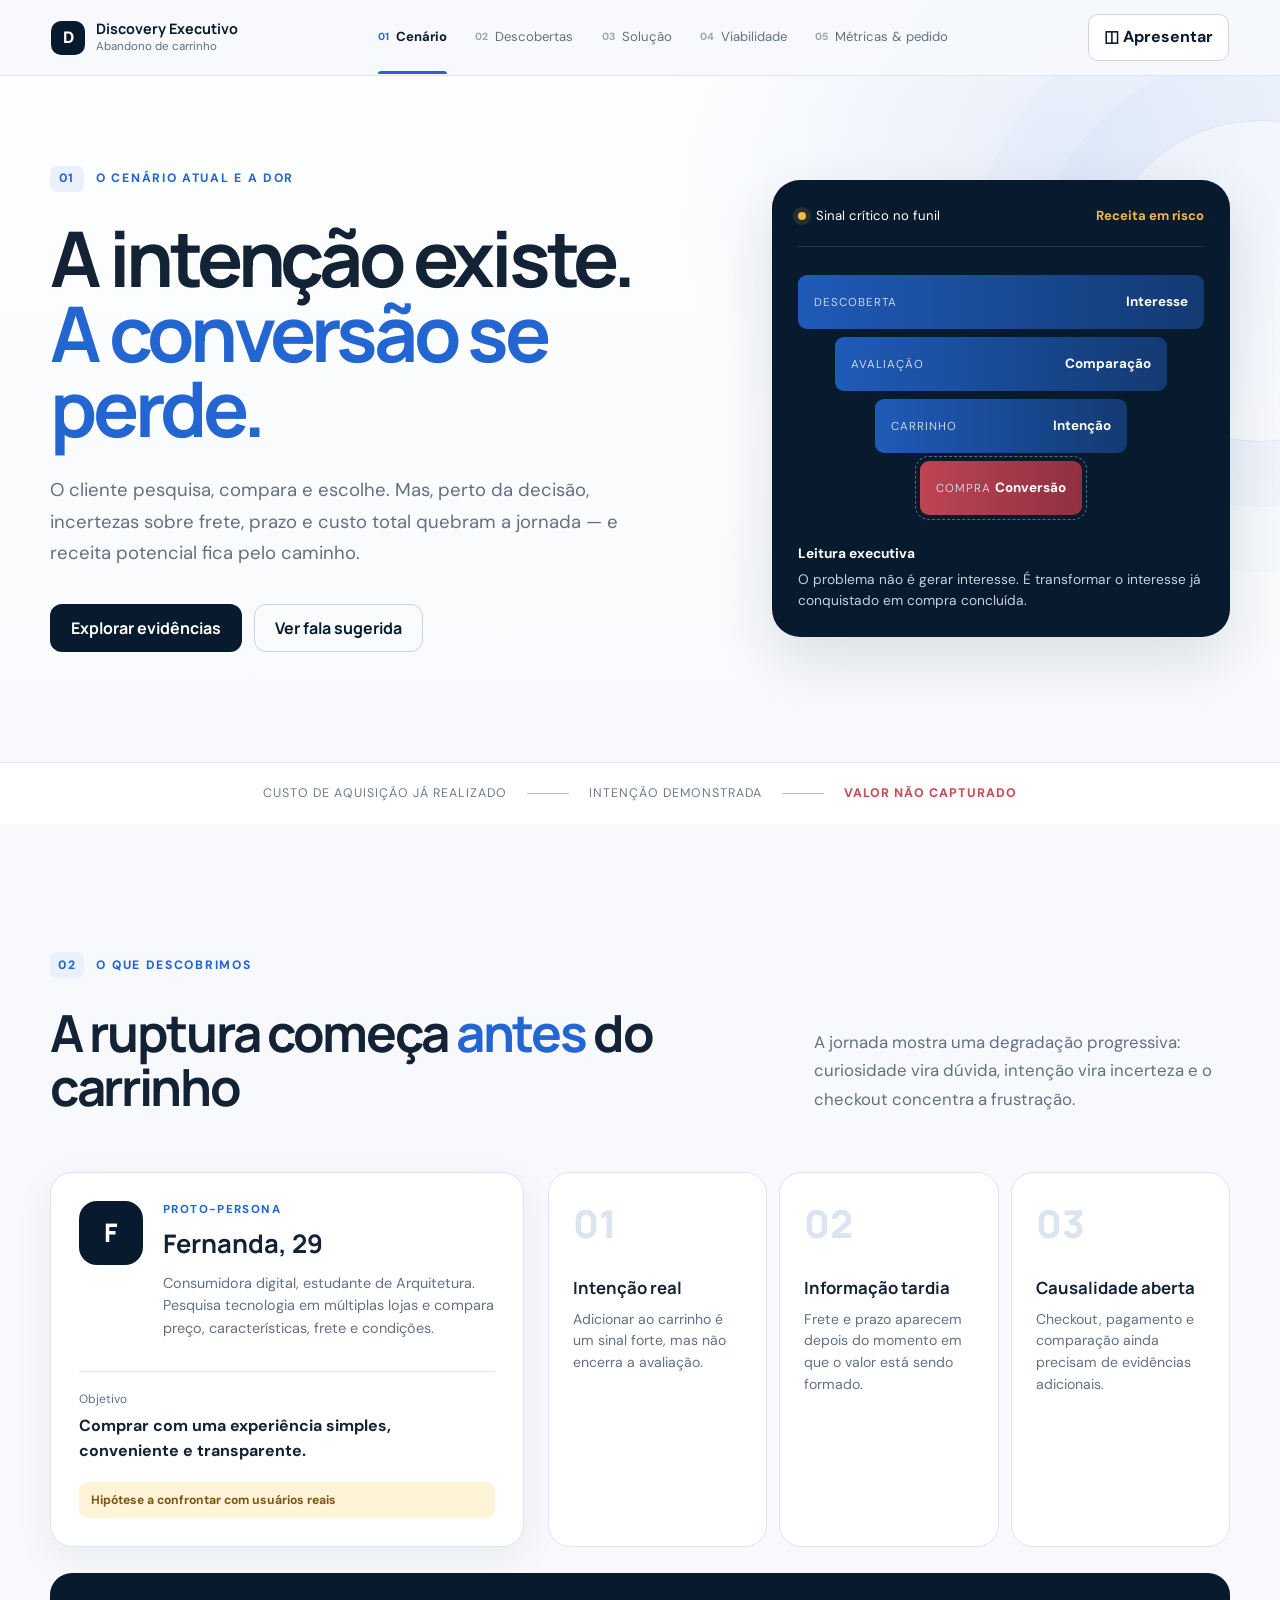
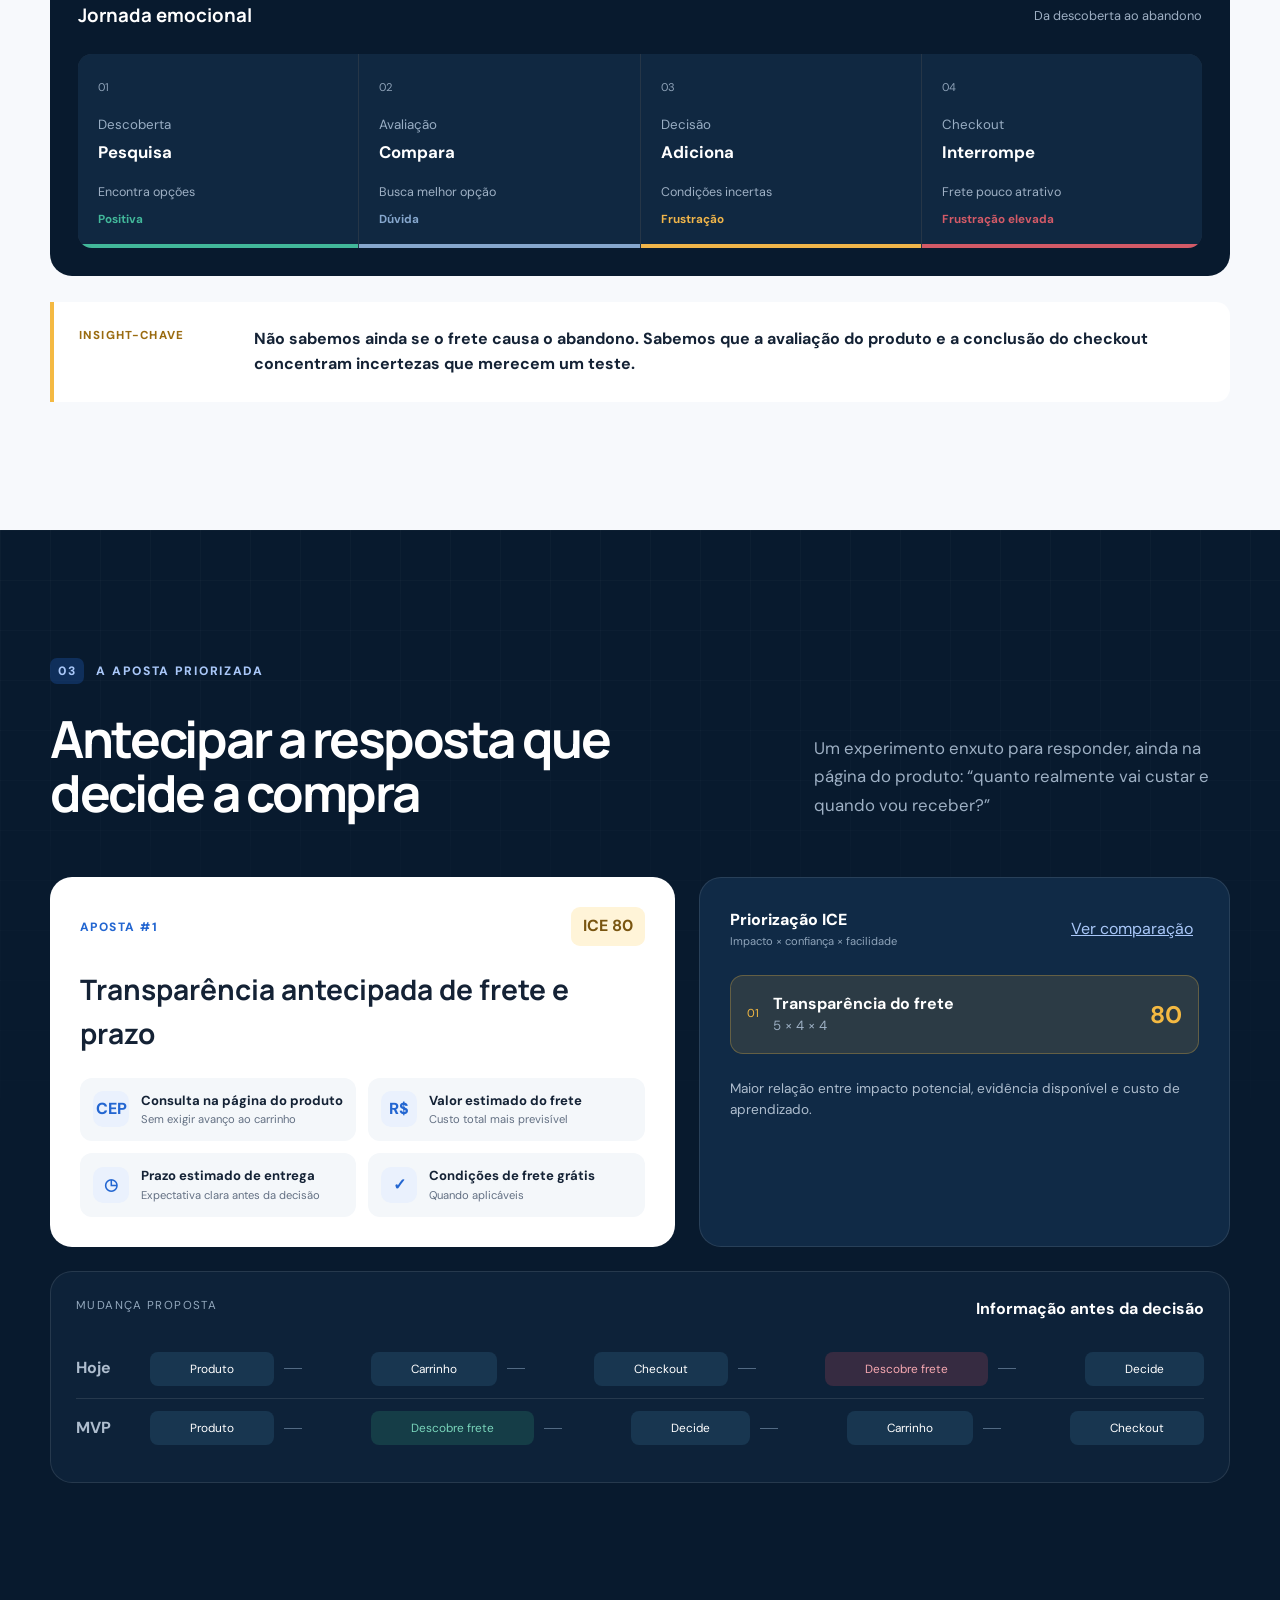
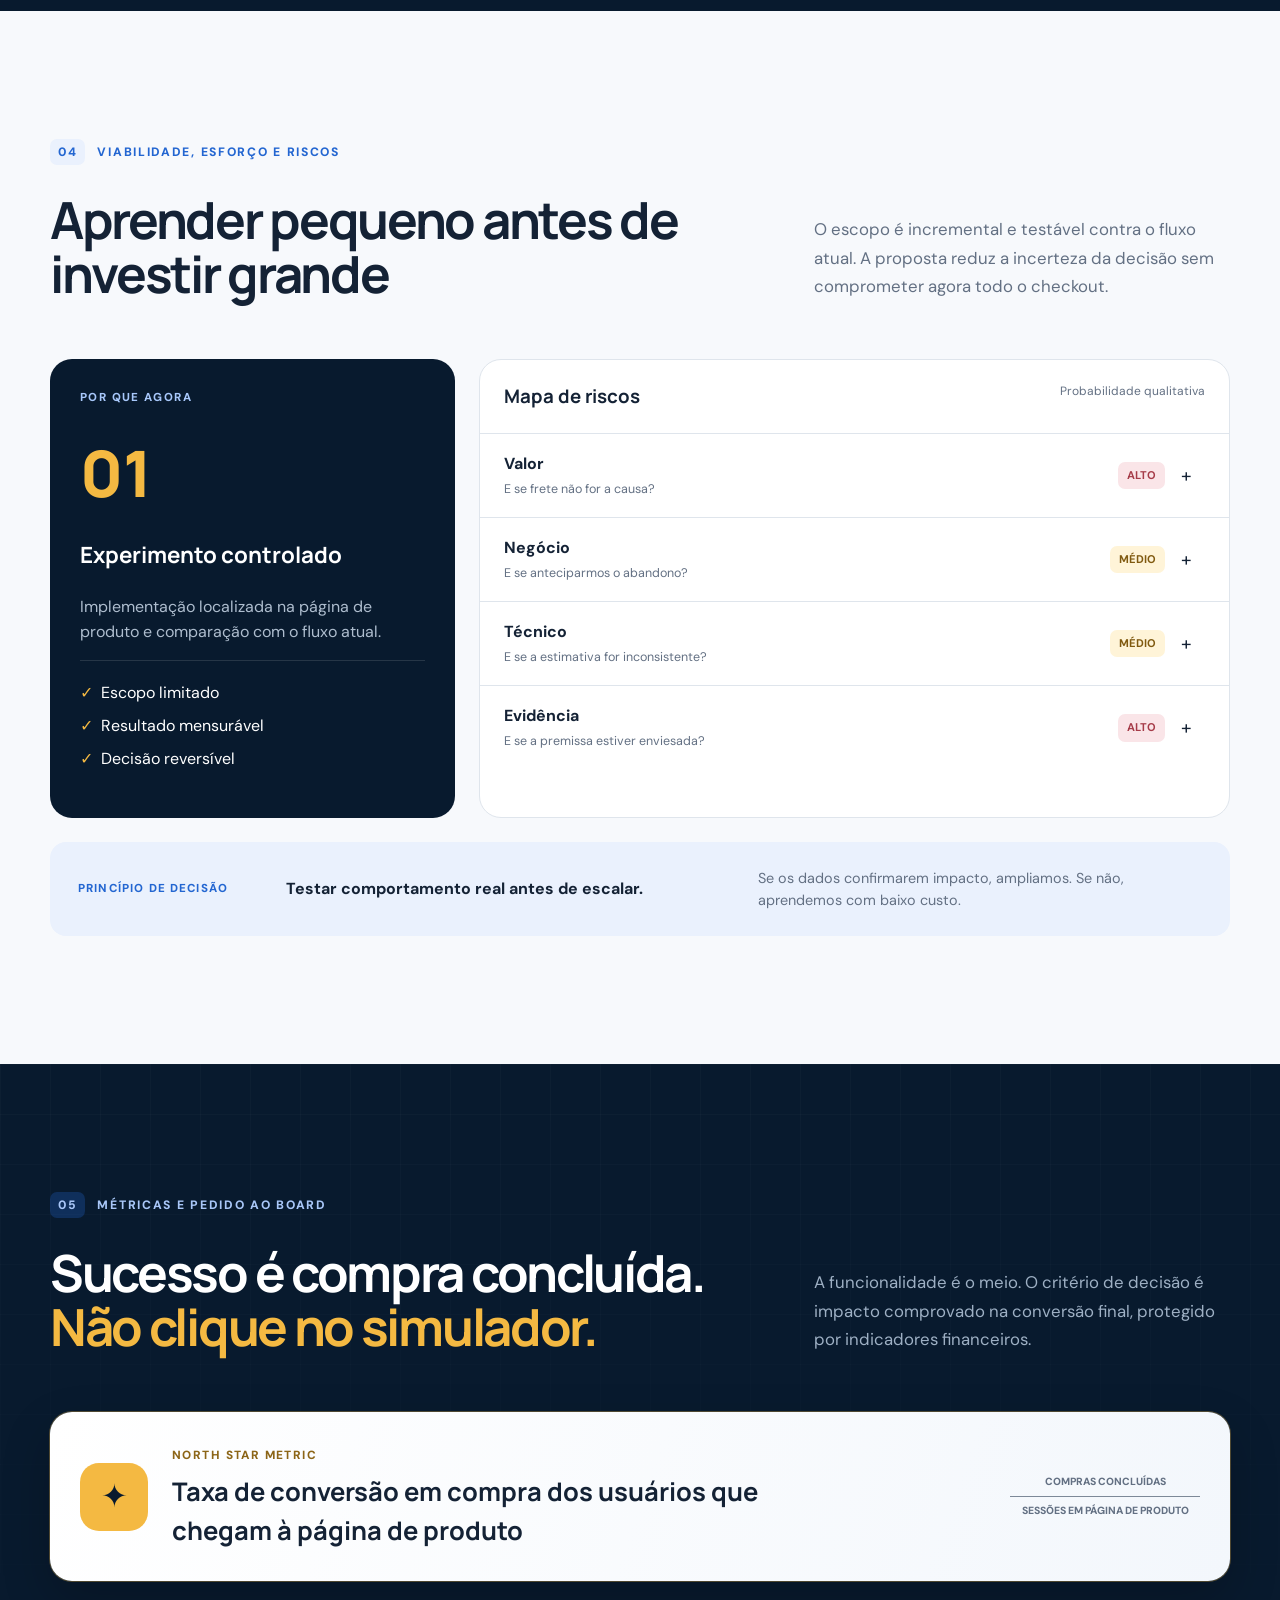
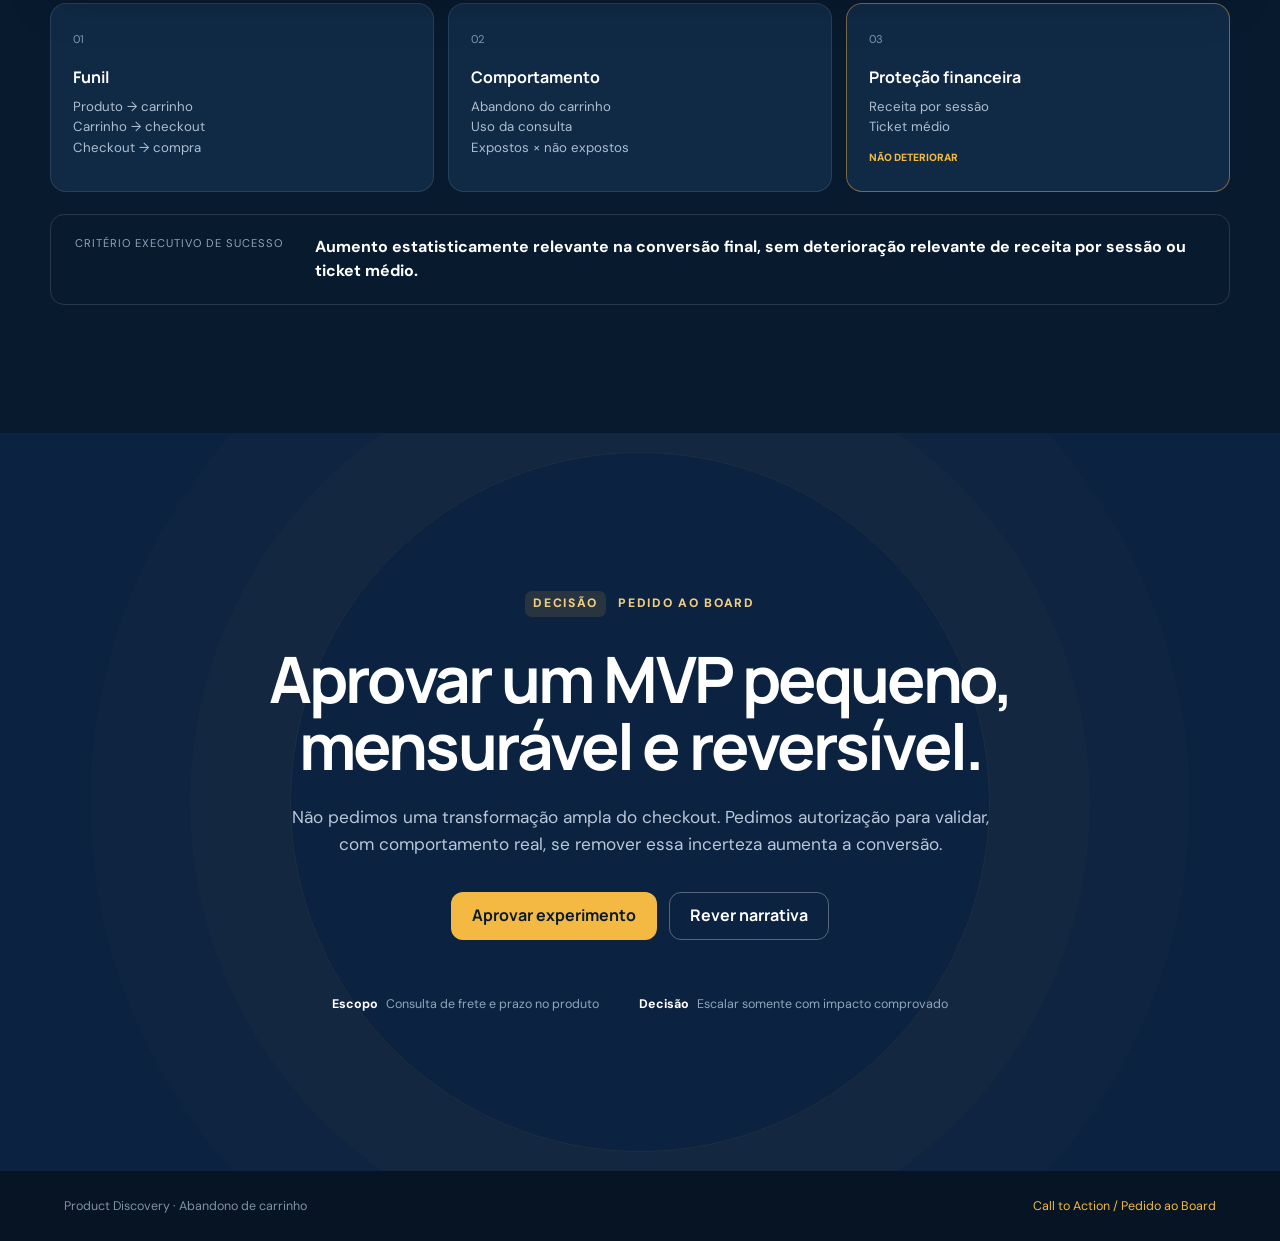
<file: index.html>
<!doctype html>
<html lang="pt-BR">
<head>
  <meta charset="utf-8">
  <meta name="viewport" content="width=device-width, initial-scale=1">
  <meta name="description" content="Pitch executivo de Product Discovery sobre abandono de carrinho no e-commerce.">
  <meta name="theme-color" content="#081a2e">
  <title>Discovery Executivo | Da intenção à conversão</title>
  <link rel="preconnect" href="https://fonts.googleapis.com">
  <link rel="preconnect" href="https://fonts.gstatic.com" crossorigin>
  <link href="https://fonts.googleapis.com/css2?family=DM+Sans:wght@400;500;600;700&family=Manrope:wght@500;600;700;800&display=swap" rel="stylesheet">
  <link rel="icon" type="image/svg+xml" href="data:image/svg+xml,%3Csvg xmlns='http://www.w3.org/2000/svg' viewBox='0 0 32 32'%3E%3Crect width='32' height='32' rx='8' fill='%23081a2e'/%3E%3Cpath d='M8 9h3l2 11h10l2-8H12' fill='none' stroke='%23f4b942' stroke-width='2.4' stroke-linecap='round' stroke-linejoin='round'/%3E%3Ccircle cx='15' cy='24' r='1.5' fill='white'/%3E%3Ccircle cx='22' cy='24' r='1.5' fill='white'/%3E%3C/svg%3E">
  <link rel="stylesheet" href="style.css">
</head>
<body>
  <a class="skip-link" href="#conteudo">Ir para o conteúdo</a>
  <header class="topbar" id="topo">
    <a class="brand" href="#cenario" aria-label="Ir para o início">
      <span class="brand-mark" aria-hidden="true">D</span>
      <span><strong>Discovery Executivo</strong><small>Abandono de carrinho</small></span>
    </a>
    <nav class="story-nav" aria-label="Navegação da apresentação">
      <a href="#cenario" data-section="cenario"><b>01</b><span>Cenário</span></a>
      <a href="#descobertas" data-section="descobertas"><b>02</b><span>Descobertas</span></a>
      <a href="#solucao" data-section="solucao"><b>03</b><span>Solução</span></a>
      <a href="#viabilidade" data-section="viabilidade"><b>04</b><span>Viabilidade</span></a>
      <a href="#metricas" data-section="metricas"><b>05</b><span>Métricas & pedido</span></a>
    </nav>
    <button class="present-button" type="button" id="presentButton" aria-label="Ativar modo apresentação">
      <span aria-hidden="true">◫</span> Apresentar
    </button>
    <div class="progress" aria-hidden="true"><span id="progressBar"></span></div>
  </header>

  <main id="conteudo">
    <section class="hero story-section" id="cenario" data-index="1">
      <div class="section-inner hero-grid">
        <div class="hero-copy reveal">
          <p class="eyebrow"><span>01</span> O cenário atual e a dor</p>
          <h1>A intenção existe.<br><em>A conversão se perde.</em></h1>
          <p class="lead">O cliente pesquisa, compara e escolhe. Mas, perto da decisão, incertezas sobre frete, prazo e custo total quebram a jornada — e receita potencial fica pelo caminho.</p>
          <div class="hero-actions">
            <a class="button primary" href="#descobertas">Explorar evidências</a>
            <button class="button ghost" type="button" data-open-notes="cenario">Ver fala sugerida</button>
          </div>
        </div>
        <div class="signal-panel reveal" aria-label="Resumo do problema">
          <div class="signal-heading">
            <span class="signal-dot"></span>
            <span>Sinal crítico no funil</span>
            <strong>Receita em risco</strong>
          </div>
          <div class="funnel" aria-label="Funil da jornada atual">
            <div style="--w:100%"><span>Descoberta</span><b>Interesse</b></div>
            <div style="--w:82%"><span>Avaliação</span><b>Comparação</b></div>
            <div style="--w:62%"><span>Carrinho</span><b>Intenção</b></div>
            <div class="funnel-break" style="--w:40%"><span>Compra</span><b>Conversão</b></div>
          </div>
          <p class="signal-note"><strong>Leitura executiva</strong> O problema não é gerar interesse. É transformar o interesse já conquistado em compra concluída.</p>
        </div>
      </div>
      <div class="impact-strip">
        <span>Custo de aquisição já realizado</span><i></i><span>Intenção demonstrada</span><i></i><span class="warning">Valor não capturado</span>
      </div>
    </section>

    <section class="story-section discoveries" id="descobertas" data-index="2">
      <div class="section-inner">
        <div class="section-heading reveal">
          <div><p class="eyebrow"><span>02</span> O que descobrimos</p><h2>A ruptura começa <em>antes</em> do carrinho</h2></div>
          <p>A jornada mostra uma degradação progressiva: curiosidade vira dúvida, intenção vira incerteza e o checkout concentra a frustração.</p>
        </div>

        <div class="persona-layout">
          <article class="persona-card reveal">
            <div class="persona-monogram" aria-hidden="true">F</div>
            <div><span class="card-label">Proto-persona</span><h3>Fernanda, 29</h3><p>Consumidora digital, estudante de Arquitetura. Pesquisa tecnologia em múltiplas lojas e compara preço, características, frete e condições.</p></div>
            <div class="persona-goal"><span>Objetivo</span><strong>Comprar com uma experiência simples, conveniente e transparente.</strong></div>
            <p class="evidence-tag">Hipótese a confrontar com usuários reais</p>
          </article>
          <div class="insight-grid reveal">
            <article><span class="insight-number">01</span><h3>Intenção real</h3><p>Adicionar ao carrinho é um sinal forte, mas não encerra a avaliação.</p></article>
            <article><span class="insight-number">02</span><h3>Informação tardia</h3><p>Frete e prazo aparecem depois do momento em que o valor está sendo formado.</p></article>
            <article><span class="insight-number">03</span><h3>Causalidade aberta</h3><p>Checkout, pagamento e comparação ainda precisam de evidências adicionais.</p></article>
          </div>
        </div>

        <div class="journey reveal" aria-label="Jornada consolidada da persona">
          <div class="journey-head"><h3>Jornada emocional</h3><span>Da descoberta ao abandono</span></div>
          <div class="journey-track">
            <article class="positive"><span>01</span><small>Descoberta</small><strong>Pesquisa</strong><p>Encontra opções</p><b>Positiva</b></article>
            <article class="neutral"><span>02</span><small>Avaliação</small><strong>Compara</strong><p>Busca melhor opção</p><b>Dúvida</b></article>
            <article class="concern"><span>03</span><small>Decisão</small><strong>Adiciona</strong><p>Condições incertas</p><b>Frustração</b></article>
            <article class="critical"><span>04</span><small>Checkout</small><strong>Interrompe</strong><p>Frete pouco atrativo</p><b>Frustração elevada</b></article>
          </div>
        </div>
        <div class="executive-insight reveal"><span>Insight-chave</span><strong>Não sabemos ainda se o frete causa o abandono. Sabemos que a avaliação do produto e a conclusão do checkout concentram incertezas que merecem um teste.</strong></div>
      </div>
    </section>

    <section class="story-section solution" id="solucao" data-index="3">
      <div class="section-inner">
        <div class="section-heading light reveal">
          <div><p class="eyebrow"><span>03</span> A aposta priorizada</p><h2>Antecipar a resposta que decide a compra</h2></div>
          <p>Um experimento enxuto para responder, ainda na página do produto: “quanto realmente vai custar e quando vou receber?”</p>
        </div>

        <div class="bet-layout">
          <article class="mvp-card reveal">
            <div class="mvp-top"><span>Aposta #1</span><strong>ICE 80</strong></div>
            <h3>Transparência antecipada de frete e prazo</h3>
            <ul class="feature-list">
              <li><span>CEP</span><div><strong>Consulta na página do produto</strong><small>Sem exigir avanço ao carrinho</small></div></li>
              <li><span>R$</span><div><strong>Valor estimado do frete</strong><small>Custo total mais previsível</small></div></li>
              <li><span>◷</span><div><strong>Prazo estimado de entrega</strong><small>Expectativa clara antes da decisão</small></div></li>
              <li><span>✓</span><div><strong>Condições de frete grátis</strong><small>Quando aplicáveis</small></div></li>
            </ul>
          </article>
          <div class="priority-board reveal">
            <div class="priority-head"><div><span>Priorização ICE</span><small>Impacto × confiança × facilidade</small></div><button type="button" id="toggleScores" aria-expanded="false">Ver comparação</button></div>
            <div class="winner"><span>01</span><div><strong>Transparência do frete</strong><small>5 × 4 × 4</small></div><b>80</b></div>
            <div class="score-list" id="scoreList" hidden>
              <div><span>Transparência do custo total</span><b>36</b></div>
              <div><span>Fricções no checkout</span><b>30</b></div>
              <div><span>Comparação de produtos</span><b>27</b></div>
              <div><span>Condições comerciais</span><b>24</b></div>
              <div><span>Continuidade da compra</span><b>24</b></div>
              <div><span>Salvar para depois</span><b>16</b></div>
            </div>
            <p>Maior relação entre impacto potencial, evidência disponível e custo de aprendizado.</p>
          </div>
        </div>

        <div class="flow-compare reveal">
          <div class="flow-label"><span>Mudança proposta</span><strong>Informação antes da decisão</strong></div>
          <div class="flow-row today"><b>Hoje</b><span>Produto</span><i></i><span>Carrinho</span><i></i><span>Checkout</span><i></i><span class="late">Descobre frete</span><i></i><span>Decide</span></div>
          <div class="flow-row tomorrow"><b>MVP</b><span>Produto</span><i></i><span class="early">Descobre frete</span><i></i><span>Decide</span><i></i><span>Carrinho</span><i></i><span>Checkout</span></div>
        </div>
      </div>
    </section>

    <section class="story-section feasibility" id="viabilidade" data-index="4">
      <div class="section-inner">
        <div class="section-heading reveal">
          <div><p class="eyebrow"><span>04</span> Viabilidade, esforço e riscos</p><h2>Aprender pequeno antes de investir grande</h2></div>
          <p>O escopo é incremental e testável contra o fluxo atual. A proposta reduz a incerteza da decisão sem comprometer agora todo o checkout.</p>
        </div>
        <div class="feasibility-grid reveal">
          <article class="why-card"><span class="card-label">Por que agora</span><div class="big-number">01</div><h3>Experimento controlado</h3><p>Implementação localizada na página de produto e comparação com o fluxo atual.</p><ul><li>Escopo limitado</li><li>Resultado mensurável</li><li>Decisão reversível</li></ul></article>
          <div class="risk-panel">
            <div class="risk-title"><h3>Mapa de riscos</h3><span>Probabilidade qualitativa</span></div>
            <button class="risk-row high" type="button" aria-expanded="false"><span><b>Valor</b><small>E se frete não for a causa?</small></span><strong>Alto</strong><i>+</i><em>A conversão pode não reagir porque preço, cadastro ou intenção pesam mais.</em></button>
            <button class="risk-row medium" type="button" aria-expanded="false"><span><b>Negócio</b><small>E se anteciparmos o abandono?</small></span><strong>Médio</strong><i>+</i><em>Expor um frete pouco competitivo mais cedo pode deslocar, e não reduzir, a desistência.</em></button>
            <button class="risk-row medium" type="button" aria-expanded="false"><span><b>Técnico</b><small>E se a estimativa for inconsistente?</small></span><strong>Médio</strong><i>+</i><em>Valores ou prazos imprecisos podem comprometer confiança e experiência.</em></button>
            <button class="risk-row high" type="button" aria-expanded="false"><span><b>Evidência</b><small>E se a premissa estiver enviesada?</small></span><strong>Alto</strong><i>+</i><em>A proto-persona e a jornada orientam a investigação; não são prova conclusiva.</em></button>
          </div>
        </div>
        <div class="guardrail reveal"><span>Princípio de decisão</span><strong>Testar comportamento real antes de escalar.</strong><p>Se os dados confirmarem impacto, ampliamos. Se não, aprendemos com baixo custo.</p></div>
      </div>
    </section>

    <section class="story-section metrics" id="metricas" data-index="5">
      <div class="section-inner">
        <div class="section-heading light reveal">
          <div><p class="eyebrow"><span>05</span> Métricas e pedido ao Board</p><h2>Sucesso é compra concluída.<br><em>Não clique no simulador.</em></h2></div>
          <p>A funcionalidade é o meio. O critério de decisão é impacto comprovado na conversão final, protegido por indicadores financeiros.</p>
        </div>
        <article class="north-star reveal">
          <div class="star-icon" aria-hidden="true">✦</div>
          <div><span>North Star Metric</span><h3>Taxa de conversão em compra dos usuários que chegam à página de produto</h3></div>
          <div class="metric-formula"><span>Compras concluídas</span><i></i><span>Sessões em página de produto</span></div>
        </article>
        <div class="kpi-grid reveal">
          <article><span>01</span><h3>Funil</h3><p>Produto → carrinho<br>Carrinho → checkout<br>Checkout → compra</p></article>
          <article><span>02</span><h3>Comportamento</h3><p>Abandono do carrinho<br>Uso da consulta<br>Expostos × não expostos</p></article>
          <article class="protection"><span>03</span><h3>Proteção financeira</h3><p>Receita por sessão<br>Ticket médio</p><small>Não deteriorar</small></article>
        </div>
        <div class="success-rule reveal"><span>Critério executivo de sucesso</span><strong>Aumento estatisticamente relevante na conversão final, sem deterioração relevante de receita por sessão ou ticket médio.</strong></div>
      </div>
    </section>

    <section class="board-ask" id="pedido">
      <div class="ask-orbit" aria-hidden="true"></div>
      <div class="section-inner reveal">
        <p class="eyebrow"><span>DECISÃO</span> Pedido ao Board</p>
        <h2>Aprovar um MVP pequeno,<br>mensurável e reversível.</h2>
        <p>Não pedimos uma transformação ampla do checkout. Pedimos autorização para validar, com comportamento real, se remover essa incerteza aumenta a conversão.</p>
        <div class="ask-actions"><button class="button accent" type="button" id="decisionButton">Aprovar experimento</button><a class="button outline-light" href="#cenario">Rever narrativa</a></div>
        <div class="ask-terms"><span><b>Escopo</b> Consulta de frete e prazo no produto</span><span><b>Decisão</b> Escalar somente com impacto comprovado</span></div>
      </div>
    </section>
  </main>

  <footer><span>Product Discovery · Abandono de carrinho</span><a href="#pedido">Call to Action / Pedido ao Board</a></footer>

  <dialog class="notes-dialog" id="notesDialog">
    <div class="dialog-top"><span>Fala sugerida · Bloco <b id="noteNumber">1</b></span><button type="button" id="closeNotes" aria-label="Fechar">×</button></div>
    <div class="dialog-body"><p id="noteText"></p></div>
  </dialog>
  <div class="decision-toast" id="decisionToast" role="status" aria-live="polite"><span>✓</span><div><strong>Decisão registrada</strong><small>Próximo passo: preparar o desenho do experimento.</small></div></div>
  <script src="script.js"></script>
</body>
</html>
</file>
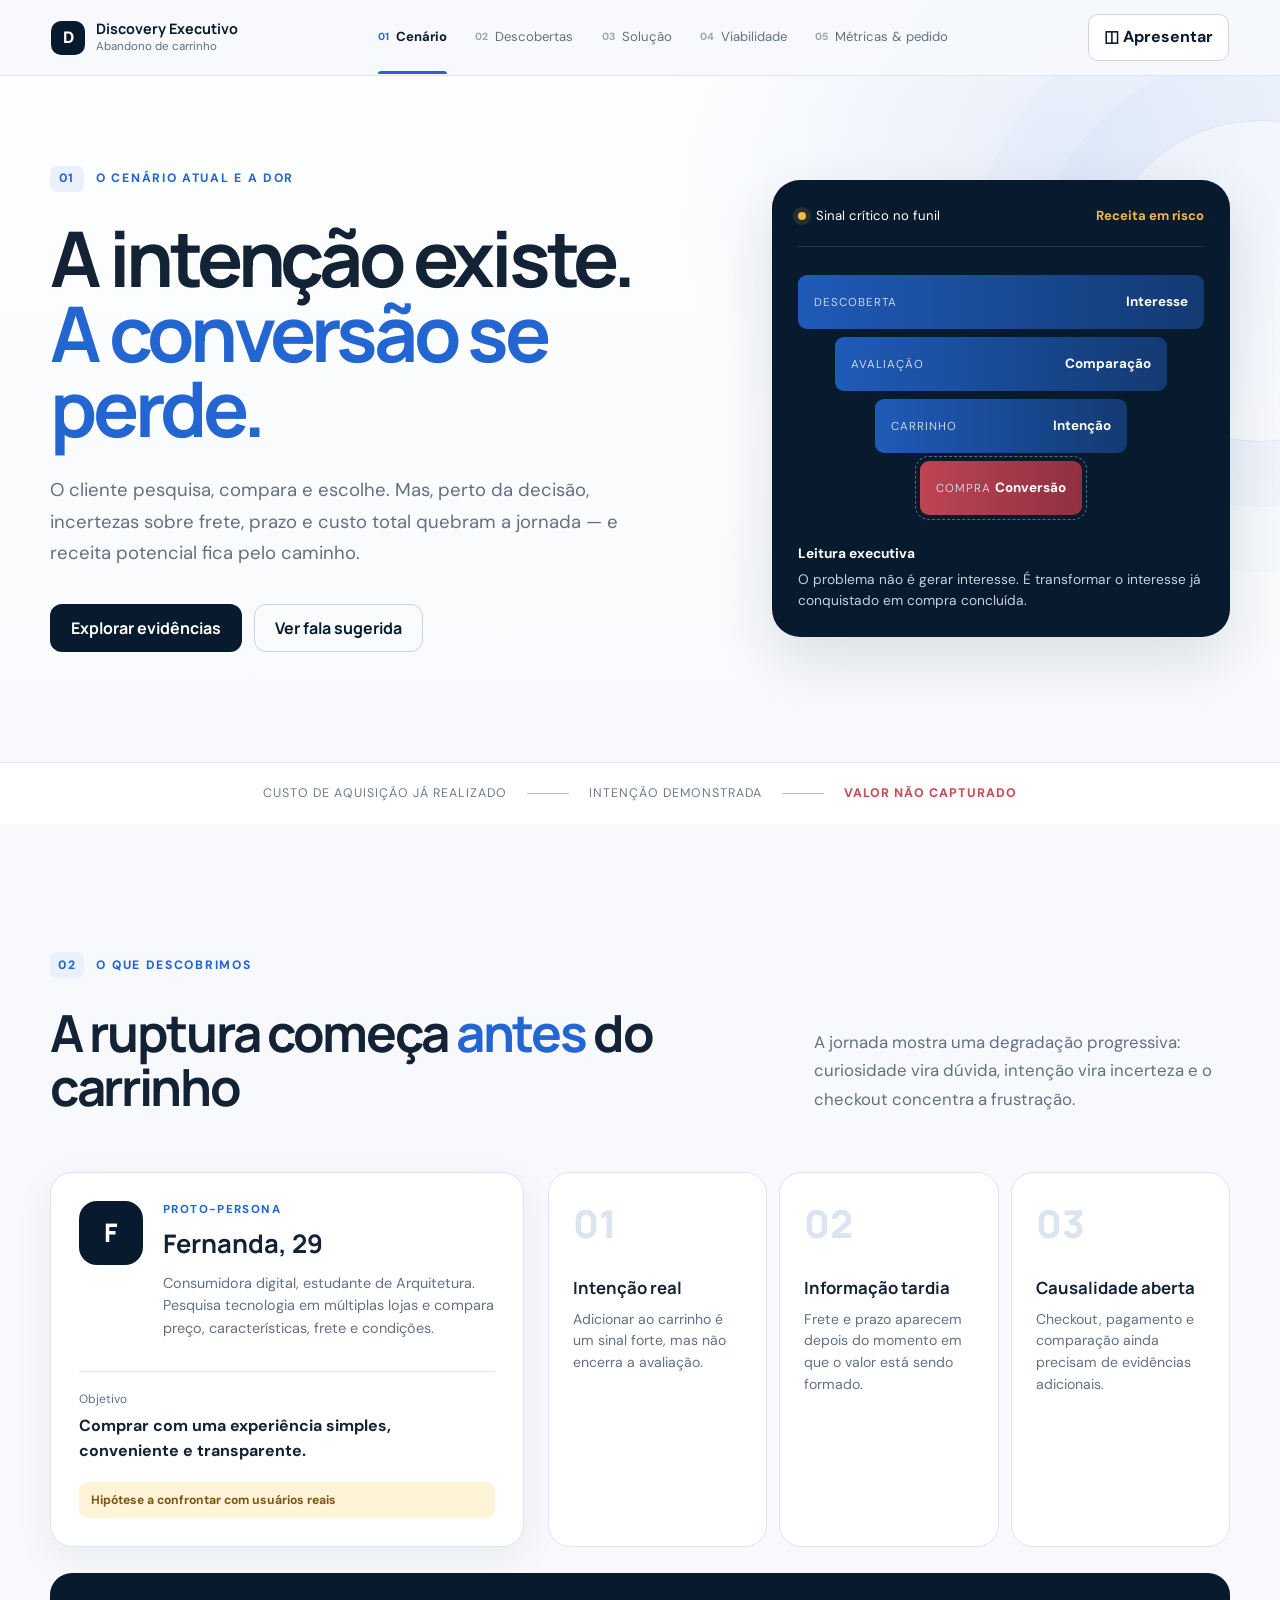
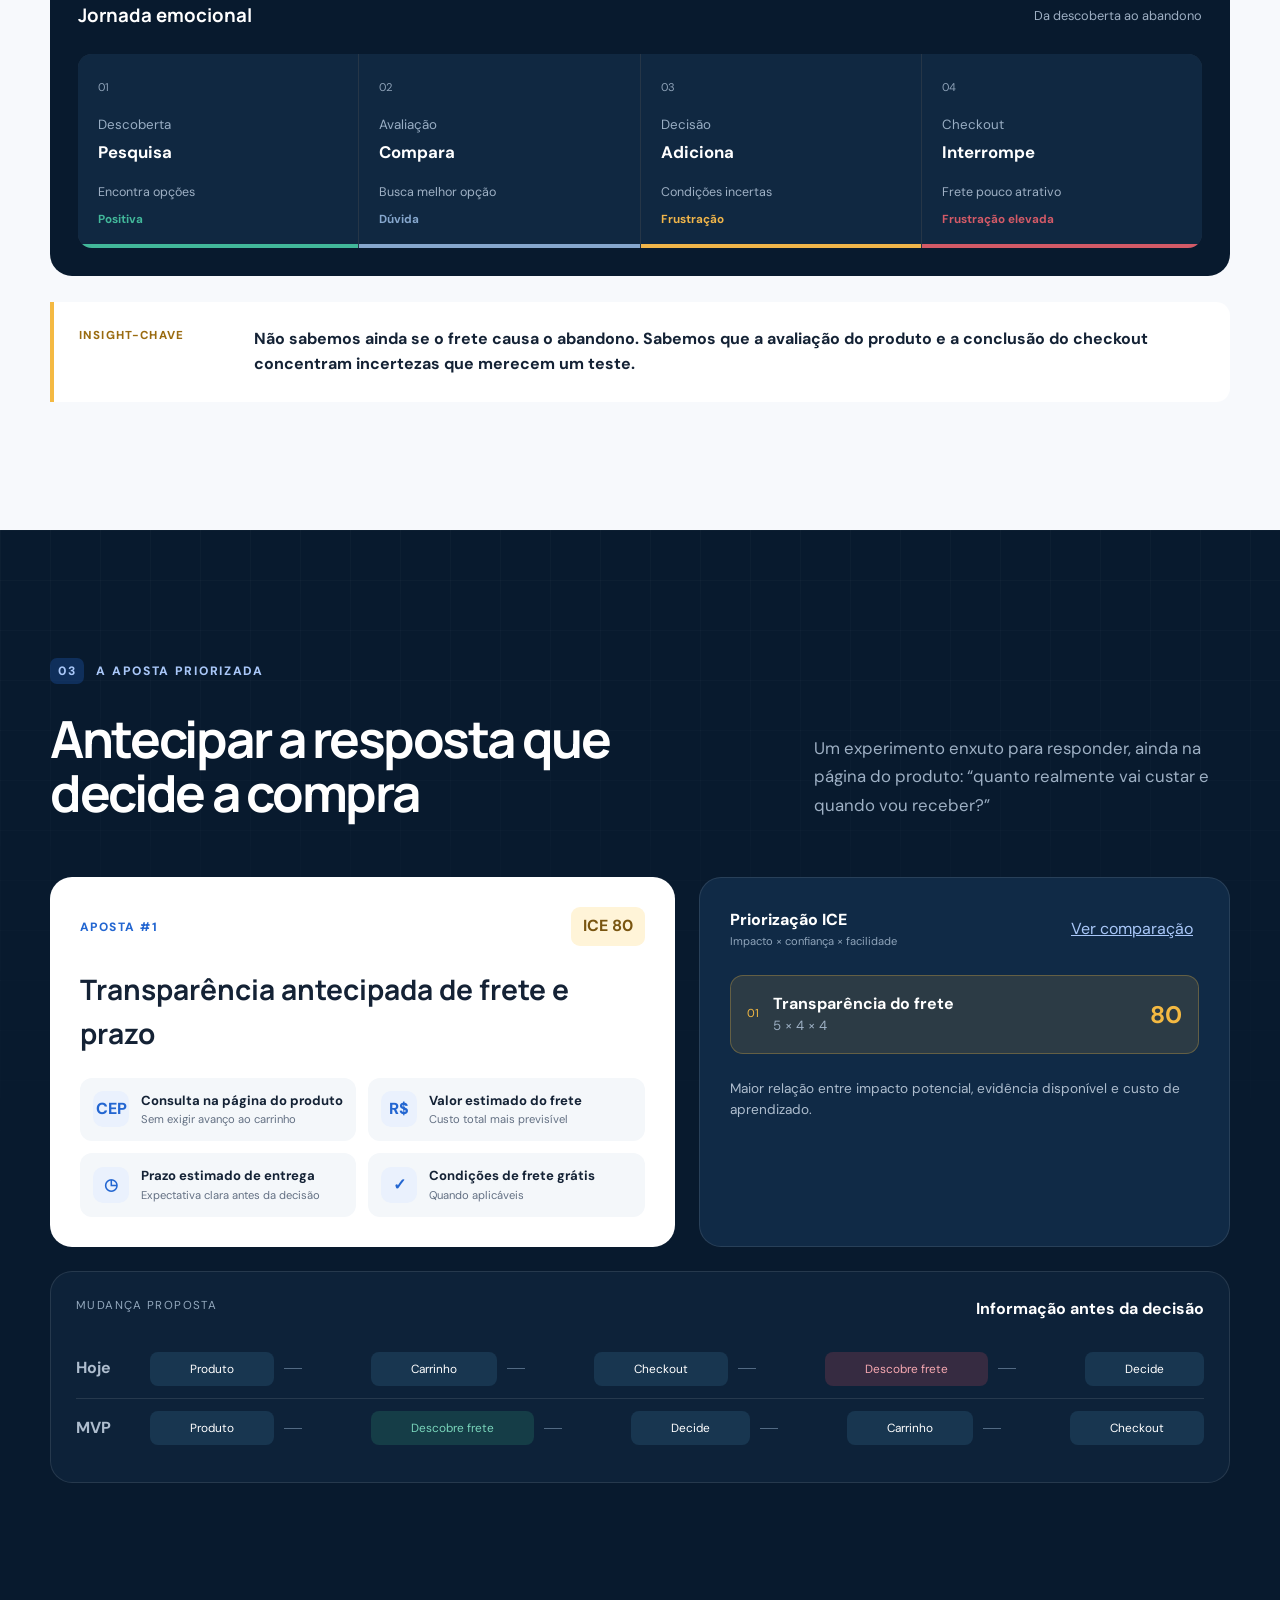
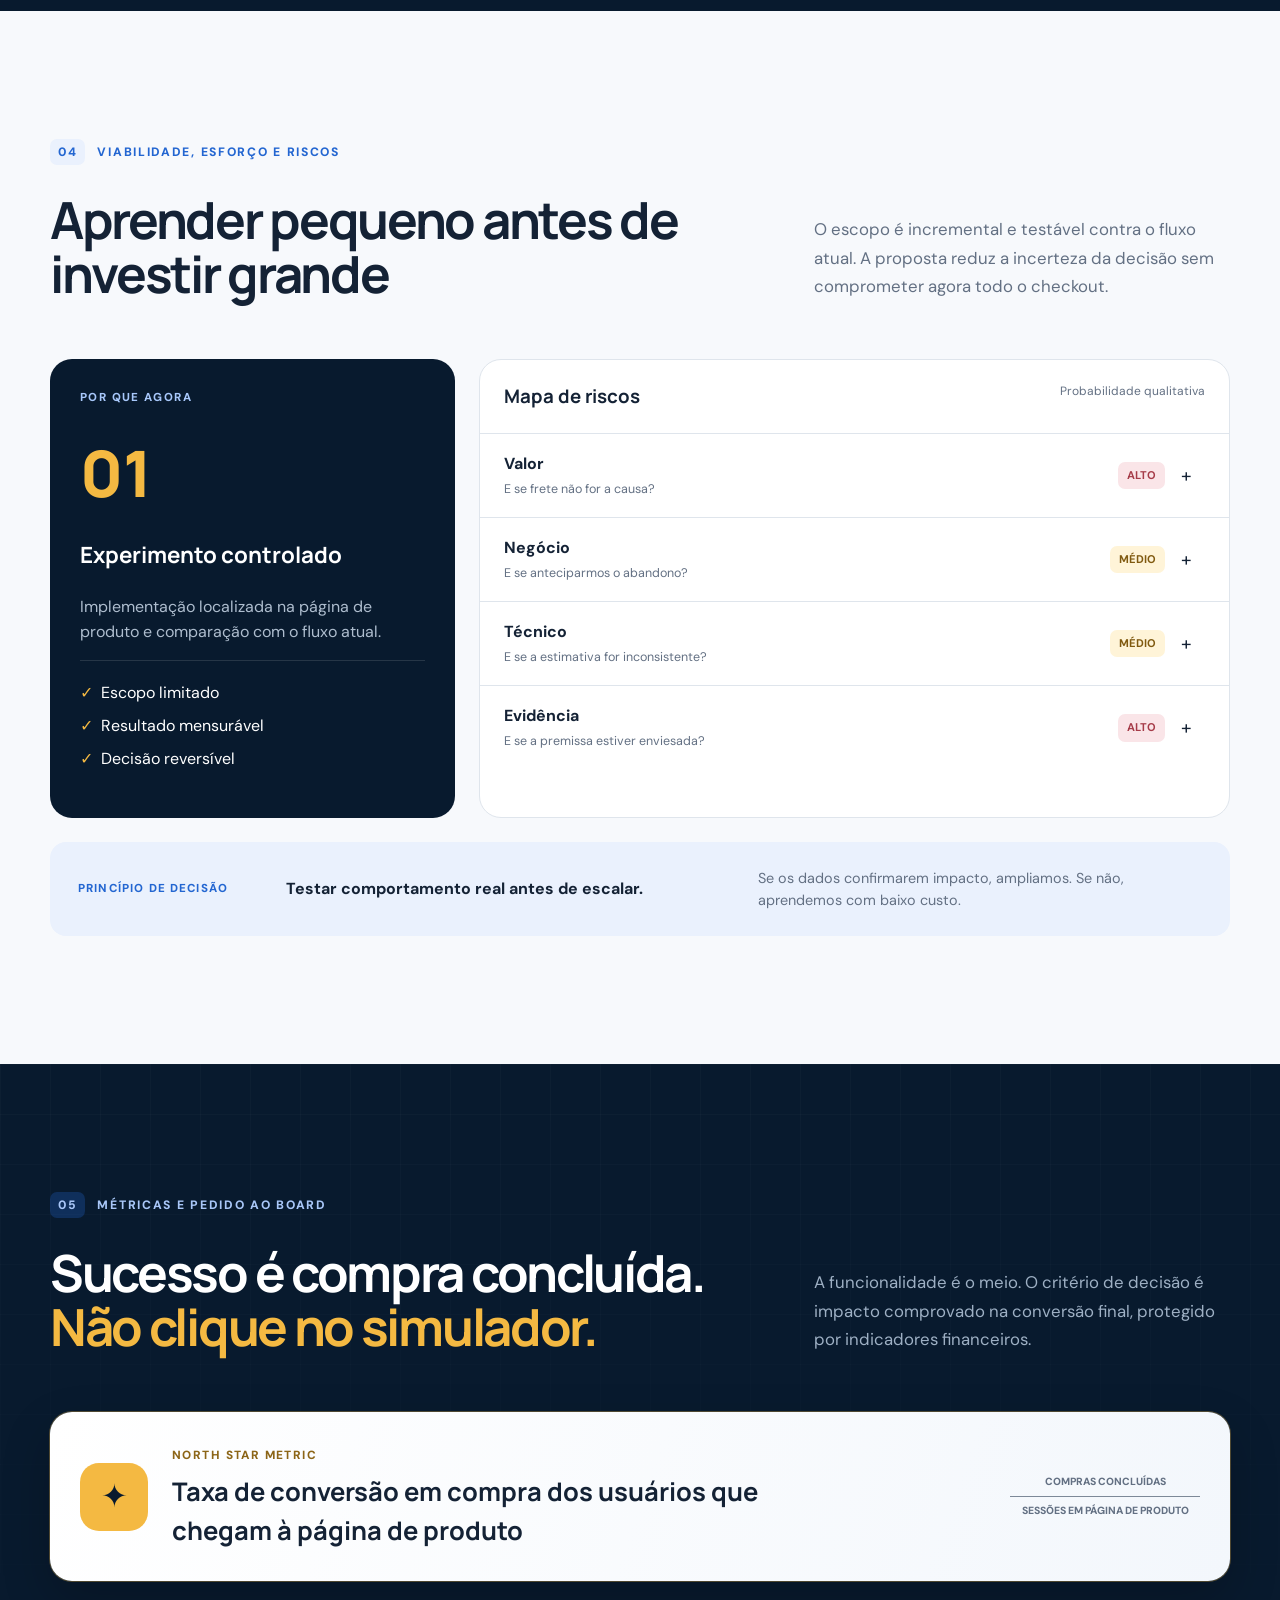
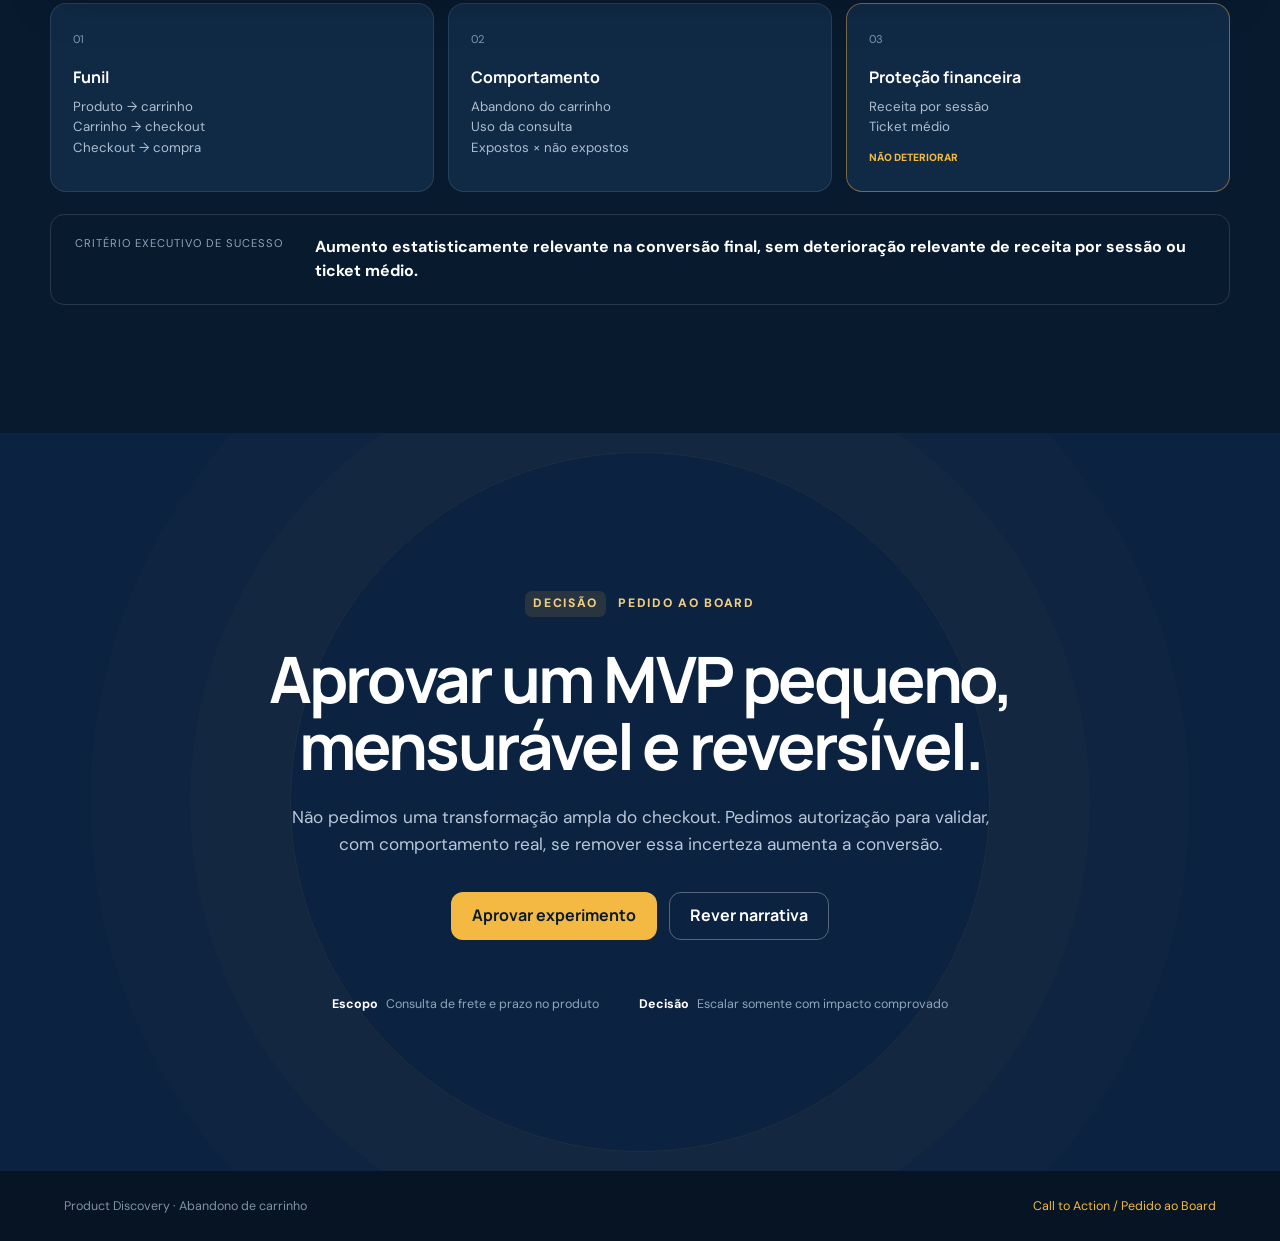
<file: compiled.html>
<!doctype html>
<html lang="pt-BR">
<head>
  <meta charset="utf-8">
  <meta name="viewport" content="width=device-width, initial-scale=1">
  <meta name="description" content="Pitch executivo de Product Discovery sobre abandono de carrinho no e-commerce.">
  <meta name="theme-color" content="#081a2e">
  <title>Discovery Executivo | Da intenção à conversão</title>
  <link rel="preconnect" href="https://fonts.googleapis.com">
  <link rel="preconnect" href="https://fonts.gstatic.com" crossorigin>
  <link href="https://fonts.googleapis.com/css2?family=DM+Sans:wght@400;500;600;700&family=Manrope:wght@500;600;700;800&display=swap" rel="stylesheet">
  <link rel="icon" type="image/svg+xml" href="data:image/svg+xml,%3Csvg xmlns='http://www.w3.org/2000/svg' viewBox='0 0 32 32'%3E%3Crect width='32' height='32' rx='8' fill='%23081a2e'/%3E%3Cpath d='M8 9h3l2 11h10l2-8H12' fill='none' stroke='%23f4b942' stroke-width='2.4' stroke-linecap='round' stroke-linejoin='round'/%3E%3Ccircle cx='15' cy='24' r='1.5' fill='white'/%3E%3Ccircle cx='22' cy='24' r='1.5' fill='white'/%3E%3C/svg%3E">

</head>
<body>
  <a class="skip-link" href="#conteudo">Ir para o conteúdo</a>
  <header class="topbar" id="topo">
    <a class="brand" href="#cenario" aria-label="Ir para o início">
      <span class="brand-mark" aria-hidden="true">D</span>
      <span><strong>Discovery Executivo</strong><small>Abandono de carrinho</small></span>
    </a>
    <nav class="story-nav" aria-label="Navegação da apresentação">
      <a href="#cenario" data-section="cenario"><b>01</b><span>Cenário</span></a>
      <a href="#descobertas" data-section="descobertas"><b>02</b><span>Descobertas</span></a>
      <a href="#solucao" data-section="solucao"><b>03</b><span>Solução</span></a>
      <a href="#viabilidade" data-section="viabilidade"><b>04</b><span>Viabilidade</span></a>
      <a href="#metricas" data-section="metricas"><b>05</b><span>Métricas & pedido</span></a>
    </nav>
    <button class="present-button" type="button" id="presentButton" aria-label="Ativar modo apresentação">
      <span aria-hidden="true">◫</span> Apresentar
    </button>
    <div class="progress" aria-hidden="true"><span id="progressBar"></span></div>
  </header>

  <main id="conteudo">
    <section class="hero story-section" id="cenario" data-index="1">
      <div class="section-inner hero-grid">
        <div class="hero-copy reveal">
          <p class="eyebrow"><span>01</span> O cenário atual e a dor</p>
          <h1>A intenção existe.<br><em>A conversão se perde.</em></h1>
          <p class="lead">O cliente pesquisa, compara e escolhe. Mas, perto da decisão, incertezas sobre frete, prazo e custo total quebram a jornada — e receita potencial fica pelo caminho.</p>
          <div class="hero-actions">
            <a class="button primary" href="#descobertas">Explorar evidências</a>
            <button class="button ghost" type="button" data-open-notes="cenario">Ver fala sugerida</button>
          </div>
        </div>
        <div class="signal-panel reveal" aria-label="Resumo do problema">
          <div class="signal-heading">
            <span class="signal-dot"></span>
            <span>Sinal crítico no funil</span>
            <strong>Receita em risco</strong>
          </div>
          <div class="funnel" aria-label="Funil da jornada atual">
            <div style="--w:100%"><span>Descoberta</span><b>Interesse</b></div>
            <div style="--w:82%"><span>Avaliação</span><b>Comparação</b></div>
            <div style="--w:62%"><span>Carrinho</span><b>Intenção</b></div>
            <div class="funnel-break" style="--w:40%"><span>Compra</span><b>Conversão</b></div>
          </div>
          <p class="signal-note"><strong>Leitura executiva</strong> O problema não é gerar interesse. É transformar o interesse já conquistado em compra concluída.</p>
        </div>
      </div>
      <div class="impact-strip">
        <span>Custo de aquisição já realizado</span><i></i><span>Intenção demonstrada</span><i></i><span class="warning">Valor não capturado</span>
      </div>
    </section>

    <section class="story-section discoveries" id="descobertas" data-index="2">
      <div class="section-inner">
        <div class="section-heading reveal">
          <div><p class="eyebrow"><span>02</span> O que descobrimos</p><h2>A ruptura começa <em>antes</em> do carrinho</h2></div>
          <p>A jornada mostra uma degradação progressiva: curiosidade vira dúvida, intenção vira incerteza e o checkout concentra a frustração.</p>
        </div>

        <div class="persona-layout">
          <article class="persona-card reveal">
            <div class="persona-monogram" aria-hidden="true">F</div>
            <div><span class="card-label">Proto-persona</span><h3>Fernanda, 29</h3><p>Consumidora digital, estudante de Arquitetura. Pesquisa tecnologia em múltiplas lojas e compara preço, características, frete e condições.</p></div>
            <div class="persona-goal"><span>Objetivo</span><strong>Comprar com uma experiência simples, conveniente e transparente.</strong></div>
            <p class="evidence-tag">Hipótese a confrontar com usuários reais</p>
          </article>
          <div class="insight-grid reveal">
            <article><span class="insight-number">01</span><h3>Intenção real</h3><p>Adicionar ao carrinho é um sinal forte, mas não encerra a avaliação.</p></article>
            <article><span class="insight-number">02</span><h3>Informação tardia</h3><p>Frete e prazo aparecem depois do momento em que o valor está sendo formado.</p></article>
            <article><span class="insight-number">03</span><h3>Causalidade aberta</h3><p>Checkout, pagamento e comparação ainda precisam de evidências adicionais.</p></article>
          </div>
        </div>

        <div class="journey reveal" aria-label="Jornada consolidada da persona">
          <div class="journey-head"><h3>Jornada emocional</h3><span>Da descoberta ao abandono</span></div>
          <div class="journey-track">
            <article class="positive"><span>01</span><small>Descoberta</small><strong>Pesquisa</strong><p>Encontra opções</p><b>Positiva</b></article>
            <article class="neutral"><span>02</span><small>Avaliação</small><strong>Compara</strong><p>Busca melhor opção</p><b>Dúvida</b></article>
            <article class="concern"><span>03</span><small>Decisão</small><strong>Adiciona</strong><p>Condições incertas</p><b>Frustração</b></article>
            <article class="critical"><span>04</span><small>Checkout</small><strong>Interrompe</strong><p>Frete pouco atrativo</p><b>Frustração elevada</b></article>
          </div>
        </div>
        <div class="executive-insight reveal"><span>Insight-chave</span><strong>Não sabemos ainda se o frete causa o abandono. Sabemos que a avaliação do produto e a conclusão do checkout concentram incertezas que merecem um teste.</strong></div>
      </div>
    </section>

    <section class="story-section solution" id="solucao" data-index="3">
      <div class="section-inner">
        <div class="section-heading light reveal">
          <div><p class="eyebrow"><span>03</span> A aposta priorizada</p><h2>Antecipar a resposta que decide a compra</h2></div>
          <p>Um experimento enxuto para responder, ainda na página do produto: “quanto realmente vai custar e quando vou receber?”</p>
        </div>

        <div class="bet-layout">
          <article class="mvp-card reveal">
            <div class="mvp-top"><span>Aposta #1</span><strong>ICE 80</strong></div>
            <h3>Transparência antecipada de frete e prazo</h3>
            <ul class="feature-list">
              <li><span>CEP</span><div><strong>Consulta na página do produto</strong><small>Sem exigir avanço ao carrinho</small></div></li>
              <li><span>R$</span><div><strong>Valor estimado do frete</strong><small>Custo total mais previsível</small></div></li>
              <li><span>◷</span><div><strong>Prazo estimado de entrega</strong><small>Expectativa clara antes da decisão</small></div></li>
              <li><span>✓</span><div><strong>Condições de frete grátis</strong><small>Quando aplicáveis</small></div></li>
            </ul>
          </article>
          <div class="priority-board reveal">
            <div class="priority-head"><div><span>Priorização ICE</span><small>Impacto × confiança × facilidade</small></div><button type="button" id="toggleScores" aria-expanded="false">Ver comparação</button></div>
            <div class="winner"><span>01</span><div><strong>Transparência do frete</strong><small>5 × 4 × 4</small></div><b>80</b></div>
            <div class="score-list" id="scoreList" hidden>
              <div><span>Transparência do custo total</span><b>36</b></div>
              <div><span>Fricções no checkout</span><b>30</b></div>
              <div><span>Comparação de produtos</span><b>27</b></div>
              <div><span>Condições comerciais</span><b>24</b></div>
              <div><span>Continuidade da compra</span><b>24</b></div>
              <div><span>Salvar para depois</span><b>16</b></div>
            </div>
            <p>Maior relação entre impacto potencial, evidência disponível e custo de aprendizado.</p>
          </div>
        </div>

        <div class="flow-compare reveal">
          <div class="flow-label"><span>Mudança proposta</span><strong>Informação antes da decisão</strong></div>
          <div class="flow-row today"><b>Hoje</b><span>Produto</span><i></i><span>Carrinho</span><i></i><span>Checkout</span><i></i><span class="late">Descobre frete</span><i></i><span>Decide</span></div>
          <div class="flow-row tomorrow"><b>MVP</b><span>Produto</span><i></i><span class="early">Descobre frete</span><i></i><span>Decide</span><i></i><span>Carrinho</span><i></i><span>Checkout</span></div>
        </div>
      </div>
    </section>

    <section class="story-section feasibility" id="viabilidade" data-index="4">
      <div class="section-inner">
        <div class="section-heading reveal">
          <div><p class="eyebrow"><span>04</span> Viabilidade, esforço e riscos</p><h2>Aprender pequeno antes de investir grande</h2></div>
          <p>O escopo é incremental e testável contra o fluxo atual. A proposta reduz a incerteza da decisão sem comprometer agora todo o checkout.</p>
        </div>
        <div class="feasibility-grid reveal">
          <article class="why-card"><span class="card-label">Por que agora</span><div class="big-number">01</div><h3>Experimento controlado</h3><p>Implementação localizada na página de produto e comparação com o fluxo atual.</p><ul><li>Escopo limitado</li><li>Resultado mensurável</li><li>Decisão reversível</li></ul></article>
          <div class="risk-panel">
            <div class="risk-title"><h3>Mapa de riscos</h3><span>Probabilidade qualitativa</span></div>
            <button class="risk-row high" type="button" aria-expanded="false"><span><b>Valor</b><small>E se frete não for a causa?</small></span><strong>Alto</strong><i>+</i><em>A conversão pode não reagir porque preço, cadastro ou intenção pesam mais.</em></button>
            <button class="risk-row medium" type="button" aria-expanded="false"><span><b>Negócio</b><small>E se anteciparmos o abandono?</small></span><strong>Médio</strong><i>+</i><em>Expor um frete pouco competitivo mais cedo pode deslocar, e não reduzir, a desistência.</em></button>
            <button class="risk-row medium" type="button" aria-expanded="false"><span><b>Técnico</b><small>E se a estimativa for inconsistente?</small></span><strong>Médio</strong><i>+</i><em>Valores ou prazos imprecisos podem comprometer confiança e experiência.</em></button>
            <button class="risk-row high" type="button" aria-expanded="false"><span><b>Evidência</b><small>E se a premissa estiver enviesada?</small></span><strong>Alto</strong><i>+</i><em>A proto-persona e a jornada orientam a investigação; não são prova conclusiva.</em></button>
          </div>
        </div>
        <div class="guardrail reveal"><span>Princípio de decisão</span><strong>Testar comportamento real antes de escalar.</strong><p>Se os dados confirmarem impacto, ampliamos. Se não, aprendemos com baixo custo.</p></div>
      </div>
    </section>

    <section class="story-section metrics" id="metricas" data-index="5">
      <div class="section-inner">
        <div class="section-heading light reveal">
          <div><p class="eyebrow"><span>05</span> Métricas e pedido ao Board</p><h2>Sucesso é compra concluída.<br><em>Não clique no simulador.</em></h2></div>
          <p>A funcionalidade é o meio. O critério de decisão é impacto comprovado na conversão final, protegido por indicadores financeiros.</p>
        </div>
        <article class="north-star reveal">
          <div class="star-icon" aria-hidden="true">✦</div>
          <div><span>North Star Metric</span><h3>Taxa de conversão em compra dos usuários que chegam à página de produto</h3></div>
          <div class="metric-formula"><span>Compras concluídas</span><i></i><span>Sessões em página de produto</span></div>
        </article>
        <div class="kpi-grid reveal">
          <article><span>01</span><h3>Funil</h3><p>Produto → carrinho<br>Carrinho → checkout<br>Checkout → compra</p></article>
          <article><span>02</span><h3>Comportamento</h3><p>Abandono do carrinho<br>Uso da consulta<br>Expostos × não expostos</p></article>
          <article class="protection"><span>03</span><h3>Proteção financeira</h3><p>Receita por sessão<br>Ticket médio</p><small>Não deteriorar</small></article>
        </div>
        <div class="success-rule reveal"><span>Critério executivo de sucesso</span><strong>Aumento estatisticamente relevante na conversão final, sem deterioração relevante de receita por sessão ou ticket médio.</strong></div>
      </div>
    </section>

    <section class="board-ask" id="pedido">
      <div class="ask-orbit" aria-hidden="true"></div>
      <div class="section-inner reveal">
        <p class="eyebrow"><span>DECISÃO</span> Pedido ao Board</p>
        <h2>Aprovar um MVP pequeno,<br>mensurável e reversível.</h2>
        <p>Não pedimos uma transformação ampla do checkout. Pedimos autorização para validar, com comportamento real, se remover essa incerteza aumenta a conversão.</p>
        <div class="ask-actions"><button class="button accent" type="button" id="decisionButton">Aprovar experimento</button><a class="button outline-light" href="#cenario">Rever narrativa</a></div>
        <div class="ask-terms"><span><b>Escopo</b> Consulta de frete e prazo no produto</span><span><b>Decisão</b> Escalar somente com impacto comprovado</span></div>
      </div>
    </section>
  </main>

  <footer><span>Product Discovery · Abandono de carrinho</span><a href="#pedido">Call to Action / Pedido ao Board</a></footer>

  <dialog class="notes-dialog" id="notesDialog">
    <div class="dialog-top"><span>Fala sugerida · Bloco <b id="noteNumber">1</b></span><button type="button" id="closeNotes" aria-label="Fechar">×</button></div>
    <div class="dialog-body"><p id="noteText"></p></div>
  </dialog>
  <div class="decision-toast" id="decisionToast" role="status" aria-live="polite"><span>✓</span><div><strong>Decisão registrada</strong><small>Próximo passo: preparar o desenho do experimento.</small></div></div>
  
</body>
</html>
<style>
    :root{--navy:#081a2e;--navy-2:#102a46;--ink:#142235;--muted:#637083;--line:#dfe5ec;--paper:#f7f9fc;--white:#fff;--blue:#2366d1;--blue-soft:#eaf1fd;--amber:#f4b942;--amber-soft:#fff4d8;--red:#c84c5a;--green:#2f8d72;--shadow:0 24px 60px rgba(8,26,46,.12);--radius:22px;--header:76px}
*{box-sizing:border-box}html{scroll-behavior:smooth;scroll-padding-top:var(--header)}body{margin:0;background:var(--paper);color:var(--ink);font-family:"DM Sans",sans-serif;font-size:16px;line-height:1.55}body.presentation-mode{scroll-snap-type:y mandatory;overflow-y:auto}body.presentation-mode .story-section,body.presentation-mode .board-ask{min-height:100vh;scroll-snap-align:start}h1,h2,h3,p{margin-top:0}h1,h2,h3,.brand,.button{font-family:"Manrope",sans-serif}h1{font-size:clamp(3rem,6vw,6.2rem);line-height:.98;letter-spacing:-.055em;margin:0 0 30px}h2{font-size:clamp(2.35rem,4vw,4.6rem);line-height:1.05;letter-spacing:-.045em;margin:0}h1 em,h2 em{font-style:normal;color:var(--blue)}button,a{font:inherit}.skip-link{position:fixed;left:16px;top:-80px;background:#fff;color:var(--navy);padding:10px 16px;z-index:1000;border-radius:8px}.skip-link:focus{top:10px}.topbar{height:var(--header);position:fixed;inset:0 0 auto;display:flex;align-items:center;gap:28px;padding:0 clamp(18px,4vw,64px);background:rgba(247,249,252,.92);backdrop-filter:blur(18px);border-bottom:1px solid rgba(8,26,46,.08);z-index:100}.brand{display:flex;align-items:center;gap:11px;color:var(--navy);text-decoration:none;white-space:nowrap}.brand-mark{display:grid;place-items:center;width:34px;height:34px;background:var(--navy);color:#fff;border-radius:10px;font-weight:800}.brand strong,.brand small{display:block;line-height:1.1}.brand strong{font-size:.9rem}.brand small{font-family:"DM Sans",sans-serif;color:var(--muted);font-size:.72rem;margin-top:4px}.story-nav{display:flex;justify-content:center;gap:clamp(8px,2.2vw,34px);flex:1}.story-nav a{position:relative;display:flex;gap:7px;align-items:center;padding:26px 0;color:var(--muted);text-decoration:none;font-size:.82rem}.story-nav b{font-size:.65rem;color:#9aa5b5}.story-nav a.active{color:var(--navy);font-weight:700}.story-nav a.active b{color:var(--blue)}.story-nav a.active:after{content:"";position:absolute;bottom:0;left:0;right:0;height:3px;background:var(--blue);border-radius:3px 3px 0 0}.present-button{border:1px solid #ccd5df;background:#fff;color:var(--navy);padding:10px 15px;border-radius:10px;cursor:pointer;font-weight:700}.present-button.active{background:var(--navy);color:#fff}.progress{position:absolute;inset:auto 0 -1px;height:2px}.progress span{display:block;height:100%;width:0;background:var(--amber);transition:width .15s linear}.story-section{min-height:calc(100vh - var(--header));padding:clamp(88px,10vw,140px) 0;position:relative;overflow:hidden}.section-inner{width:min(1180px,calc(100% - 40px));margin:auto}.hero{padding-top:calc(var(--header) + clamp(60px,7vw,104px));background:radial-gradient(circle at 83% 18%,rgba(35,102,209,.1),transparent 32%),linear-gradient(180deg,#fff 0%,#f7f9fc 100%)}.hero:before{content:"";position:absolute;width:320px;height:320px;border:1px solid rgba(35,102,209,.12);border-radius:50%;right:-140px;top:120px;box-shadow:0 0 0 65px rgba(35,102,209,.025),0 0 0 130px rgba(35,102,209,.018)}.hero-grid{display:grid;grid-template-columns:1.16fr .84fr;gap:clamp(45px,7vw,100px);align-items:center}.eyebrow{display:flex;align-items:center;gap:12px;text-transform:uppercase;font-size:.76rem;letter-spacing:.14em;font-weight:800;color:var(--blue);margin-bottom:28px}.eyebrow span{display:inline-grid;place-items:center;min-width:34px;height:26px;padding:0 8px;background:var(--blue-soft);border-radius:7px}.lead{font-size:clamp(1.06rem,1.45vw,1.28rem);color:var(--muted);max-width:650px;line-height:1.7}.hero-actions,.ask-actions{display:flex;gap:12px;flex-wrap:wrap;margin-top:34px}.button{display:inline-flex;align-items:center;justify-content:center;min-height:48px;padding:0 20px;border-radius:12px;text-decoration:none;border:1px solid transparent;font-weight:700;cursor:pointer}.primary{background:var(--navy);color:#fff}.primary:hover{background:var(--navy-2)}.ghost{background:transparent;border-color:#cbd4de;color:var(--navy)}.signal-panel{background:var(--navy);color:#fff;border-radius:28px;padding:26px;box-shadow:var(--shadow);position:relative}.signal-heading{display:grid;grid-template-columns:auto 1fr auto;align-items:center;gap:10px;padding-bottom:20px;border-bottom:1px solid rgba(255,255,255,.12);font-size:.82rem}.signal-heading strong{color:var(--amber)}.signal-dot{width:8px;height:8px;background:var(--amber);border-radius:50%;box-shadow:0 0 0 5px rgba(244,185,66,.12)}.funnel{display:grid;gap:8px;padding:28px 0}.funnel div{width:var(--w);height:54px;background:linear-gradient(90deg,rgba(35,102,209,.85),rgba(35,102,209,.42));border-radius:9px;padding:0 16px;display:flex;align-items:center;justify-content:space-between}.funnel div:nth-child(2){margin-left:9%}.funnel div:nth-child(3){margin-left:19%}.funnel div:nth-child(4){margin-left:30%}.funnel span{font-size:.72rem;color:#c9d6e5;text-transform:uppercase;letter-spacing:.09em}.funnel b{font-size:.84rem}.funnel .funnel-break{background:linear-gradient(90deg,#bd4454,#8f3040);outline:1px dashed rgba(255,255,255,.35);outline-offset:4px}.signal-note{font-size:.86rem;color:#c5d1df;margin:0}.signal-note strong{display:block;color:#fff;margin-bottom:4px}.impact-strip{position:absolute;bottom:0;left:0;right:0;height:62px;display:flex;align-items:center;justify-content:center;gap:20px;background:#fff;border-top:1px solid var(--line);font-size:.78rem;text-transform:uppercase;letter-spacing:.08em;color:#6f7b8d}.impact-strip i{width:42px;height:1px;background:#b7c2cf}.impact-strip .warning{color:var(--red);font-weight:800}.section-heading{display:grid;grid-template-columns:1.25fr .75fr;gap:70px;align-items:end;margin-bottom:58px}.section-heading>p{color:var(--muted);font-size:1.05rem;margin:0;line-height:1.7}.persona-layout{display:grid;grid-template-columns:.82fr 1.18fr;gap:24px}.persona-card{display:grid;grid-template-columns:66px 1fr;gap:18px;background:#fff;border:1px solid var(--line);border-radius:var(--radius);padding:28px;box-shadow:0 12px 40px rgba(8,26,46,.06)}.persona-monogram{width:64px;height:64px;display:grid;place-items:center;border-radius:18px;background:var(--navy);color:#fff;font:800 1.6rem "Manrope"}.card-label{display:block;font-size:.72rem;text-transform:uppercase;letter-spacing:.12em;color:var(--blue);font-weight:800;margin-bottom:6px}.persona-card h3{font-size:1.6rem;margin-bottom:8px}.persona-card p{color:var(--muted);font-size:.9rem}.persona-goal{grid-column:1/-1;border-top:1px solid var(--line);padding-top:18px}.persona-goal span{display:block;color:var(--muted);font-size:.75rem;margin-bottom:5px}.evidence-tag{grid-column:1/-1;margin:0!important;padding:9px 12px;background:var(--amber-soft);border-radius:9px;color:#7a5612!important;font-size:.76rem!important;font-weight:700}.insight-grid{display:grid;grid-template-columns:repeat(3,1fr);gap:12px}.insight-grid article{background:#fff;border:1px solid var(--line);border-radius:var(--radius);padding:24px;min-height:100%}.insight-number{font:800 2.4rem "Manrope";color:#dbe4ef}.insight-grid h3{font-size:1.05rem;margin:25px 0 8px}.insight-grid p{font-size:.88rem;color:var(--muted);margin:0}.journey{margin-top:26px;background:var(--navy);border-radius:var(--radius);padding:28px;color:#fff}.journey-head{display:flex;justify-content:space-between;align-items:center;margin-bottom:24px}.journey-head h3{margin:0}.journey-head span{color:#9fb0c4;font-size:.8rem}.journey-track{display:grid;grid-template-columns:repeat(4,1fr);gap:1px;background:rgba(255,255,255,.12);border-radius:14px;overflow:hidden}.journey-track article{background:#102841;padding:20px;position:relative}.journey-track article:after{content:"";position:absolute;left:0;right:0;bottom:0;height:4px;background:var(--tone)}.journey-track .positive{--tone:#42b89a}.journey-track .neutral{--tone:#86a7cd}.journey-track .concern{--tone:#f0b54a}.journey-track .critical{--tone:#d35a67}.journey-track article>span{font-size:.7rem;color:#8ea2b8}.journey-track small,.journey-track strong,.journey-track b{display:block}.journey-track small{color:#99aec4;margin-top:16px}.journey-track strong{font-size:1.05rem;margin-top:3px}.journey-track p{font-size:.78rem;color:#9fb1c5;margin:18px 0 8px}.journey-track b{font-size:.73rem;color:var(--tone)}.executive-insight{display:grid;grid-template-columns:150px 1fr;gap:25px;margin-top:26px;padding:25px;border-left:4px solid var(--amber);background:#fff;border-radius:0 14px 14px 0}.executive-insight span{color:#9a6b10;text-transform:uppercase;font-size:.72rem;font-weight:800;letter-spacing:.1em}.solution,.metrics{background:var(--navy);color:#fff}.solution:before,.metrics:before{content:"";position:absolute;inset:0;background-image:linear-gradient(rgba(255,255,255,.025) 1px,transparent 1px),linear-gradient(90deg,rgba(255,255,255,.025) 1px,transparent 1px);background-size:50px 50px;mask-image:linear-gradient(to bottom,black,transparent 70%)}.section-heading.light{position:relative}.section-heading.light h2 em{color:var(--amber)}.section-heading.light>p{color:#9eb0c4}.section-heading.light .eyebrow{color:#a9c7f8}.section-heading.light .eyebrow span{background:rgba(35,102,209,.28)}.bet-layout{position:relative;display:grid;grid-template-columns:1fr .85fr;gap:24px}.mvp-card,.priority-board{border-radius:var(--radius);padding:30px}.mvp-card{background:#fff;color:var(--ink)}.mvp-top{display:flex;justify-content:space-between;align-items:center}.mvp-top span{font-size:.75rem;text-transform:uppercase;letter-spacing:.12em;color:var(--blue);font-weight:800}.mvp-top strong{background:var(--amber-soft);color:#795510;padding:7px 12px;border-radius:9px}.mvp-card h3{font-size:clamp(1.45rem,2.2vw,2rem);max-width:490px;margin:22px 0}.feature-list{list-style:none;padding:0;margin:0;display:grid;grid-template-columns:1fr 1fr;gap:12px}.feature-list li{display:flex;gap:12px;align-items:center;background:#f4f7fa;border-radius:12px;padding:13px}.feature-list li>span{width:36px;height:36px;border-radius:10px;background:var(--blue-soft);color:var(--blue);display:grid;place-items:center;font-weight:800}.feature-list strong,.feature-list small{display:block}.feature-list strong{font-size:.82rem}.feature-list small{font-size:.7rem;color:var(--muted)}.priority-board{background:#102a46;border:1px solid rgba(255,255,255,.1)}.priority-head{display:flex;justify-content:space-between;align-items:center}.priority-head span,.priority-head small{display:block}.priority-head span{font-weight:800}.priority-head small{font-size:.7rem;color:#8fa4ba}.priority-head button{background:transparent;border:0;color:#a9c7f8;text-decoration:underline;cursor:pointer}.winner{display:grid;grid-template-columns:auto 1fr auto;gap:14px;align-items:center;background:rgba(244,185,66,.12);border:1px solid rgba(244,185,66,.28);padding:16px;border-radius:13px;margin:24px 0}.winner>span{color:var(--amber);font-size:.72rem}.winner strong,.winner small{display:block}.winner small{color:#9db0c4}.winner>b{font-size:1.5rem;color:var(--amber)}.score-list{border-top:1px solid rgba(255,255,255,.1);margin-top:-8px;margin-bottom:14px}.score-list div{display:flex;justify-content:space-between;padding:8px 4px;border-bottom:1px solid rgba(255,255,255,.08);font-size:.77rem;color:#b8c6d6}.priority-board>p{font-size:.85rem;color:#aebdce;margin:0}.flow-compare{position:relative;margin-top:24px;background:#0d2239;border:1px solid rgba(255,255,255,.1);border-radius:var(--radius);padding:25px}.flow-label{display:flex;justify-content:space-between;margin-bottom:18px}.flow-label span{font-size:.72rem;text-transform:uppercase;letter-spacing:.12em;color:#93a8bd}.flow-row{display:grid;grid-template-columns:64px repeat(9,auto);align-items:center;gap:10px;padding:12px 0}.flow-row+ .flow-row{border-top:1px solid rgba(255,255,255,.1)}.flow-row>b{color:#aebdce}.flow-row span{background:#183650;border-radius:8px;padding:8px 10px;text-align:center;font-size:.74rem}.flow-row i{width:18px;height:1px;background:#526a83}.flow-row .late{background:rgba(200,76,90,.22);color:#f6a8b1}.flow-row .early{background:rgba(47,141,114,.25);color:#79d4ba}.feasibility-grid{display:grid;grid-template-columns:.7fr 1.3fr;gap:24px}.why-card{background:var(--navy);color:#fff;border-radius:var(--radius);padding:30px}.why-card .card-label{color:#a8c8fb}.big-number{font:800 4rem "Manrope";color:var(--amber);margin:22px 0}.why-card h3{font-size:1.4rem}.why-card p{color:#aebdce}.why-card ul{list-style:none;padding:20px 0 0;border-top:1px solid rgba(255,255,255,.12);display:grid;gap:8px}.why-card li:before{content:"✓";color:var(--amber);margin-right:8px}.risk-panel{background:#fff;border:1px solid var(--line);border-radius:var(--radius);overflow:hidden}.risk-title{display:flex;justify-content:space-between;padding:22px 24px;border-bottom:1px solid var(--line)}.risk-title h3{margin:0}.risk-title span{font-size:.75rem;color:var(--muted)}.risk-row{width:100%;display:grid;grid-template-columns:1fr auto 24px;gap:16px;align-items:center;background:#fff;border:0;border-bottom:1px solid var(--line);padding:18px 24px;text-align:left;cursor:pointer;color:var(--ink)}.risk-row:last-child{border:0}.risk-row span b,.risk-row span small{display:block}.risk-row span small{color:var(--muted);font-size:.78rem;margin-top:3px}.risk-row>strong{font-size:.7rem;text-transform:uppercase;padding:5px 9px;border-radius:7px}.risk-row.high>strong{background:#fae5e8;color:#a63c49}.risk-row.medium>strong{background:var(--amber-soft);color:#805a10}.risk-row i{font-style:normal;font-size:1.2rem}.risk-row em{display:none;grid-column:1/-1;font-style:normal;color:var(--muted);font-size:.85rem;padding:6px 0 0 16px;border-left:2px solid var(--line)}.risk-row[aria-expanded=true] em{display:block}.risk-row[aria-expanded=true] i{transform:rotate(45deg)}.guardrail{display:grid;grid-template-columns:180px 1fr 1fr;gap:28px;margin-top:24px;padding:25px 28px;background:var(--blue-soft);border-radius:16px;align-items:center}.guardrail span{font-size:.72rem;text-transform:uppercase;letter-spacing:.1em;color:var(--blue);font-weight:800}.guardrail p{margin:0;color:var(--muted);font-size:.9rem}.north-star{position:relative;display:grid;grid-template-columns:auto 1fr auto;align-items:center;gap:24px;background:linear-gradient(110deg,#fff 0%,#f3f7fc 100%);color:var(--ink);border-radius:var(--radius);padding:30px;box-shadow:0 0 0 1px rgba(244,185,66,.3),0 20px 50px rgba(0,0,0,.2)}.star-icon{width:68px;height:68px;border-radius:19px;background:var(--amber);color:var(--navy);display:grid;place-items:center;font-size:2rem}.north-star span{font-size:.74rem;text-transform:uppercase;letter-spacing:.12em;color:#8c6517;font-weight:800}.north-star h3{font-size:clamp(1.25rem,2vw,1.8rem);margin:5px 0 0;max-width:650px}.metric-formula{width:190px;text-align:center}.metric-formula span{display:block;color:var(--muted);font-size:.65rem;letter-spacing:0}.metric-formula i{display:block;height:1px;background:#7d8998;margin:6px 0}.kpi-grid{display:grid;grid-template-columns:repeat(3,1fr);gap:14px;margin-top:22px}.kpi-grid article{background:#102a46;border:1px solid rgba(255,255,255,.1);border-radius:16px;padding:22px}.kpi-grid article>span{font-size:.7rem;color:#8198b0}.kpi-grid h3{font-size:1rem;margin:14px 0 7px}.kpi-grid p{font-size:.83rem;color:#aebed0;margin:0}.kpi-grid .protection{border-color:rgba(244,185,66,.45)}.kpi-grid small{display:inline-block;margin-top:12px;color:var(--amber);text-transform:uppercase;font-weight:800;font-size:.65rem}.success-rule{display:grid;grid-template-columns:210px 1fr;gap:30px;margin-top:22px;padding:20px 24px;border:1px solid rgba(255,255,255,.13);border-radius:14px}.success-rule span{color:#8ea5bd;text-transform:uppercase;letter-spacing:.09em;font-size:.7rem}.board-ask{min-height:82vh;position:relative;overflow:hidden;background:#0b2240;color:#fff;display:grid;align-items:center;text-align:center;padding:100px 0}.board-ask .section-inner{position:relative}.board-ask .eyebrow{justify-content:center;color:#f1ce82}.board-ask .eyebrow span{background:rgba(244,185,66,.12)}.board-ask h2{font-size:clamp(2.8rem,5vw,5.4rem)}.board-ask p:not(.eyebrow){max-width:700px;margin:25px auto 0;color:#b9c7d7;font-size:1.08rem}.ask-actions{justify-content:center}.accent{background:var(--amber);color:var(--navy)}.outline-light{border-color:rgba(255,255,255,.3);color:#fff}.ask-terms{display:flex;justify-content:center;gap:40px;margin-top:55px;color:#91a5bc;font-size:.78rem}.ask-terms b{color:#fff;margin-right:5px}.ask-orbit{position:absolute;width:700px;height:700px;border:1px solid rgba(244,185,66,.08);border-radius:50%;left:50%;top:50%;transform:translate(-50%,-50%);box-shadow:0 0 0 100px rgba(244,185,66,.018),0 0 0 200px rgba(244,185,66,.012)}footer{height:70px;display:flex;align-items:center;justify-content:space-between;padding:0 clamp(20px,5vw,70px);background:#061423;color:#8092a7;font-size:.78rem}footer a{color:var(--amber);text-decoration:none}.notes-dialog{width:min(600px,calc(100% - 30px));border:0;border-radius:20px;padding:0;box-shadow:var(--shadow)}.notes-dialog::backdrop{background:rgba(3,13,24,.68);backdrop-filter:blur(5px)}.dialog-top{display:flex;justify-content:space-between;align-items:center;padding:18px 22px;border-bottom:1px solid var(--line);font-size:.8rem;color:var(--muted)}.dialog-top button{border:0;background:#edf1f5;width:32px;height:32px;border-radius:9px;cursor:pointer;font-size:1.2rem}.dialog-body{padding:26px}.dialog-body p{font-size:1.03rem;line-height:1.8;margin:0}.decision-toast{position:fixed;right:24px;bottom:24px;display:flex;align-items:center;gap:12px;padding:16px 18px;background:#fff;border:1px solid var(--line);border-radius:14px;box-shadow:var(--shadow);z-index:200;transform:translateY(130%);opacity:0;transition:.35s}.decision-toast.show{transform:none;opacity:1}.decision-toast>span{width:34px;height:34px;display:grid;place-items:center;border-radius:50%;background:#dff4ed;color:var(--green);font-weight:800}.decision-toast strong,.decision-toast small{display:block}.decision-toast small{color:var(--muted)}.reveal{opacity:0;transform:translateY(20px);transition:opacity .65s ease,transform .65s ease}.reveal.visible{opacity:1;transform:none}:focus-visible{outline:3px solid var(--amber);outline-offset:3px}
@media(max-width:980px){.story-nav a span{display:none}.story-nav{gap:22px}.hero-grid,.section-heading,.persona-layout,.bet-layout,.feasibility-grid{grid-template-columns:1fr}.hero-grid{gap:40px}.section-heading{gap:20px}.insight-grid{grid-template-columns:repeat(3,1fr)}.feature-list{grid-template-columns:1fr 1fr}.flow-row{display:flex;flex-wrap:wrap}.flow-row i{width:12px}.guardrail{grid-template-columns:1fr}.north-star{grid-template-columns:auto 1fr}.metric-formula{grid-column:1/-1;width:100%;max-width:250px;margin:auto}.hero{padding-bottom:110px}}
@media(max-width:720px){:root{--header:66px}.topbar{padding:0 15px;gap:14px}.brand small,.present-button{display:none}.brand strong{font-size:.78rem}.story-nav{justify-content:flex-end;gap:16px}.story-nav a{padding:23px 0}.section-inner{width:min(100% - 28px,1180px)}.story-section{padding:86px 0}.hero{padding-top:105px;padding-bottom:105px}.hero:before{display:none}h1{font-size:clamp(2.8rem,14vw,4.5rem)}h2{font-size:clamp(2.2rem,10vw,3.2rem)}.impact-strip{gap:8px;padding:0 10px;font-size:.59rem}.impact-strip i{width:10px}.signal-panel{padding:20px}.insight-grid,.journey-track,.kpi-grid{grid-template-columns:1fr}.journey-track article{display:grid;grid-template-columns:30px 1fr auto;gap:3px}.journey-track small,.journey-track strong,.journey-track p,.journey-track b{margin:0}.journey-track p{grid-column:2}.journey-track b{grid-column:3;grid-row:1/3}.executive-insight,.success-rule{grid-template-columns:1fr;gap:10px}.feature-list{grid-template-columns:1fr}.flow-label{display:block}.flow-label strong{display:block;margin-top:5px}.why-card{padding:24px}.risk-row{padding:16px;grid-template-columns:1fr auto 20px}.north-star{grid-template-columns:1fr;text-align:center}.star-icon{margin:auto}.ask-terms{flex-direction:column;gap:10px}.board-ask{padding:90px 0}footer{display:block;height:auto;padding:24px;text-align:center}footer a{display:block;margin-top:6px}}
@media(max-width:680px){
  :root{--radius:18px}
  body{font-size:16px;overflow-x:hidden}
  .topbar{height:64px;padding:0 12px;gap:10px;background:rgba(247,249,252,.96)}
  .brand{gap:0;flex:0 0 auto}
  .brand-mark{width:36px;height:36px;border-radius:11px}
  .brand strong{display:none}
  .story-nav{gap:0;justify-content:space-between;min-width:0}
  .story-nav a{min-width:38px;justify-content:center;padding:21px 4px;font-size:.75rem}
  .story-nav b{font-size:.67rem}
  .story-nav a.active:after{left:7px;right:7px;height:3px}
  .section-inner{width:calc(100% - 30px)}
  .story-section{padding:76px 0}
  .hero{min-height:auto;padding-top:104px;padding-bottom:128px}
  .hero-grid{gap:38px}
  h1{font-size:clamp(3rem,14.4vw,4rem);line-height:.96;letter-spacing:-.06em;margin-bottom:24px}
  h2{font-size:clamp(2.35rem,10.5vw,3rem);line-height:1.03}
  .eyebrow{font-size:.68rem;gap:9px;letter-spacing:.12em;margin-bottom:22px}
  .eyebrow span{min-width:31px;height:24px}
  .lead{font-size:1rem;line-height:1.68}
  .hero-actions,.ask-actions{display:grid;grid-template-columns:1fr;gap:10px;margin-top:28px}
  .button{width:100%;min-height:52px}
  .signal-panel{border-radius:22px;padding:18px;box-shadow:0 18px 42px rgba(8,26,46,.16)}
  .signal-heading{grid-template-columns:auto 1fr;gap:9px}
  .signal-heading strong{grid-column:2;font-size:.75rem}
  .funnel{padding:22px 0;gap:7px}
  .funnel div{height:50px;padding:0 13px}
  .funnel div:nth-child(2){margin-left:6%}.funnel div:nth-child(3){margin-left:12%}.funnel div:nth-child(4){margin-left:18%}
  .impact-strip{height:78px;display:grid;grid-template-columns:1fr 1fr 1fr;gap:0;padding:0 8px;font-size:.56rem;line-height:1.3;text-align:center}
  .impact-strip span{padding:0 8px}
  .impact-strip i{width:1px;height:30px;background:#dce3eb}
  .impact-strip i:nth-of-type(1){grid-column:2;position:absolute;left:33%}
  .impact-strip i:nth-of-type(2){grid-column:3;position:absolute;left:66%}
  .section-heading{margin-bottom:34px}
  .section-heading>p{font-size:.96rem;line-height:1.65}
  .persona-layout{gap:15px}
  .persona-card{grid-template-columns:54px 1fr;gap:14px;padding:20px;border-radius:20px}
  .persona-monogram{width:52px;height:52px;border-radius:15px;font-size:1.35rem}
  .persona-card h3{font-size:1.35rem}
  .persona-card p{font-size:.86rem}
  .persona-goal{padding-top:15px}
  .insight-grid{gap:10px}
  .insight-grid article{display:grid;grid-template-columns:46px 1fr;column-gap:10px;padding:18px;min-height:auto;border-radius:16px}
  .insight-number{grid-row:1/3;font-size:1.75rem;align-self:center}
  .insight-grid h3{margin:0 0 4px;font-size:1rem}
  .insight-grid p{font-size:.82rem}
  .journey{padding:20px 16px;border-radius:20px}
  .journey-head{align-items:flex-start;margin-bottom:16px}
  .journey-head span{max-width:110px;text-align:right}
  .journey-track{border-radius:12px}
  .journey-track article{grid-template-columns:26px 1fr auto;padding:15px 13px;gap:2px 8px}
  .journey-track p{font-size:.72rem}.journey-track b{font-size:.66rem;text-align:right}
  .executive-insight{margin-top:16px;padding:20px 18px;border-radius:0 12px 12px 0;font-size:.92rem}
  .bet-layout{gap:15px}
  .mvp-card,.priority-board{padding:20px}
  .mvp-card h3{font-size:1.5rem;margin:18px 0}
  .feature-list li{padding:12px 10px}
  .priority-head{align-items:flex-start;gap:10px}.priority-head button{min-height:44px;margin-top:-9px;padding:8px 0 8px 12px;font-size:.8rem;white-space:nowrap}
  .winner{padding:14px 12px;margin:18px 0}
  .flow-compare{padding:20px 16px}
  .flow-label{margin-bottom:22px}
  .flow-row{display:flex;flex-direction:column;align-items:stretch;gap:0;padding:16px 0 8px}
  .flow-row>b{margin-bottom:10px;font-size:.78rem;text-transform:uppercase;letter-spacing:.12em}
  .flow-row span{width:100%;padding:10px 12px}
  .flow-row i{width:1px;height:13px;margin:0 auto;background:#526a83}
  .feasibility-grid{gap:15px}
  .why-card{border-radius:20px}.big-number{font-size:3.2rem;margin:16px 0}
  .risk-panel{border-radius:18px}.risk-title{padding:18px}.risk-title span{max-width:100px;text-align:right}
  .risk-row{grid-template-columns:minmax(0,1fr) auto 18px;gap:9px;padding:16px 14px}
  .risk-row span small{font-size:.74rem}.risk-row>strong{padding:4px 7px}
  .risk-row em{padding-left:10px;font-size:.8rem}
  .guardrail{margin-top:15px;padding:20px;gap:8px}
  .north-star{padding:24px 18px;gap:15px;border-radius:20px}
  .star-icon{width:58px;height:58px;border-radius:17px}
  .north-star h3{font-size:1.25rem;line-height:1.35}
  .metric-formula{width:100%;max-width:260px}
  .kpi-grid{gap:10px;margin-top:15px}
  .kpi-grid article{display:grid;grid-template-columns:34px 1fr;padding:18px;border-radius:14px}
  .kpi-grid article>span{grid-row:1/3}.kpi-grid h3{margin:0 0 5px}.kpi-grid p{grid-column:2}
  .kpi-grid small{grid-column:2}
  .success-rule{margin-top:15px;padding:19px}
  .board-ask{min-height:auto;padding:82px 0}
  .board-ask h2{font-size:clamp(2.65rem,12vw,3.6rem)}
  .board-ask p:not(.eyebrow){font-size:.96rem;line-height:1.7}
  .ask-terms{align-items:flex-start;text-align:left;margin-top:36px;padding:18px;border:1px solid rgba(255,255,255,.1);border-radius:14px}
  .ask-terms span{display:grid;grid-template-columns:60px 1fr;gap:8px}
  .notes-dialog{max-height:82vh}.dialog-body{padding:22px}.dialog-body p{font-size:.96rem;line-height:1.7}
  .decision-toast{left:14px;right:14px;bottom:14px;padding:13px 14px}
}
@media(max-width:370px){
  .story-nav a{min-width:34px;padding-inline:2px}
  h1{font-size:2.85rem}
  h2{font-size:2.2rem}
  .section-inner{width:calc(100% - 24px)}
  .impact-strip{font-size:.51rem}
  .signal-heading{font-size:.75rem}
  .persona-card{grid-template-columns:46px 1fr;padding:17px}
  .persona-monogram{width:46px;height:46px}
}
@media(prefers-reduced-motion:reduce){html{scroll-behavior:auto}.reveal{opacity:1;transform:none;transition:none}.decision-toast{transition:none}}

</style>

<script>
    const sections = [...document.querySelectorAll('.story-section')];
const navLinks = [...document.querySelectorAll('.story-nav a')];
const progressBar = document.querySelector('#progressBar');
const presentButton = document.querySelector('#presentButton');

const speechNotes = {
  cenario: 'Nosso problema não é trazer o cliente até o produto. Ele pesquisa, compara, encontra uma opção adequada e demonstra intenção ao adicionar ao carrinho. A ruptura acontece depois: parte dessa intenção não se transforma em compra. Já investimos para atrair e engajar esse usuário, mas perdemos valor próximo da conversão. O Discovery buscou entender onde essa quebra acontece e qual intervenção devemos testar primeiro.',
  descobertas: 'A jornada mostra que o cliente não chega ao carrinho por acaso. Fernanda já passou por pesquisa, comparação e escolha. O sinal mais consistente é a falta de transparência antecipada sobre frete e prazo. Mas há uma ressalva importante: ainda não podemos afirmar causalidade. Frete é a hipótese mais promissora; checkout, meios de pagamento e outros usos do carrinho exigem novas evidências.',
  solucao: 'Priorizamos as oportunidades por impacto, confiança e facilidade. A primeira aposta é antecipar frete e prazo para a página do produto. O MVP é enxuto: consulta por CEP, valor, prazo e condições de frete grátis. Em vez de redesenhar todo o checkout ou sacrificar margem, vamos remover uma incerteza relevante no momento em que o cliente forma sua decisão.',
  viabilidade: 'A força desta aposta é permitir um experimento controlado antes de um investimento maior. O risco principal é de valor: frete pode não ser a causa dominante. Também podemos antecipar o abandono se nossa entrega for pouco competitiva, ou perder confiança se as estimativas forem imprecisas. Por isso, investimos no menor experimento capaz de transformar hipótese em evidência.',
  metricas: 'Sucesso não é mais gente consultando o frete. Isso é uso, não resultado de negócio. Nossa North Star é a conversão em compra entre usuários que chegam à página de produto. Vamos observar o funil, o abandono, a exposição ao componente, a receita por sessão e o ticket médio. O pedido ao Board é autorização para testar e escalar apenas se o impacto final for comprovado.'
};

const revealObserver = new IntersectionObserver(entries => {
  entries.forEach(entry => { if (entry.isIntersecting) entry.target.classList.add('visible'); });
}, { threshold: .12 });
document.querySelectorAll('.reveal').forEach(el => revealObserver.observe(el));

const sectionObserver = new IntersectionObserver(entries => {
  const visible = entries.filter(entry => entry.isIntersecting).sort((a,b) => b.intersectionRatio - a.intersectionRatio)[0];
  if (!visible) return;
  navLinks.forEach(link => link.classList.toggle('active', link.dataset.section === visible.target.id));
}, { rootMargin: '-28% 0px -58% 0px', threshold: [0, .2, .5] });
sections.forEach(section => sectionObserver.observe(section));

function updateProgress(){
  const max = document.documentElement.scrollHeight - innerHeight;
  progressBar.style.width = `${max ? (scrollY / max) * 100 : 0}%`;
}
addEventListener('scroll', updateProgress, { passive:true });
updateProgress();

presentButton.addEventListener('click', () => {
  const active = document.body.classList.toggle('presentation-mode');
  presentButton.classList.toggle('active', active);
  presentButton.innerHTML = active ? '<span aria-hidden="true">×</span> Sair' : '<span aria-hidden="true">◫</span> Apresentar';
  presentButton.setAttribute('aria-label', active ? 'Sair do modo apresentação' : 'Ativar modo apresentação');
});

document.addEventListener('keydown', event => {
  if (!document.body.classList.contains('presentation-mode') || !['ArrowDown','ArrowRight','ArrowUp','ArrowLeft'].includes(event.key)) return;
  event.preventDefault();
  const direction = ['ArrowDown','ArrowRight'].includes(event.key) ? 1 : -1;
  const allSlides = [...sections, document.querySelector('.board-ask')];
  const current = allSlides.reduce((best, el, index) => Math.abs(el.getBoundingClientRect().top) < Math.abs(allSlides[best].getBoundingClientRect().top) ? index : best, 0);
  allSlides[Math.max(0, Math.min(allSlides.length - 1, current + direction))].scrollIntoView();
});

const scoreButton = document.querySelector('#toggleScores');
const scoreList = document.querySelector('#scoreList');
scoreButton.addEventListener('click', () => {
  const open = scoreList.hasAttribute('hidden');
  scoreList.toggleAttribute('hidden');
  scoreButton.setAttribute('aria-expanded', String(open));
  scoreButton.textContent = open ? 'Ocultar comparação' : 'Ver comparação';
});

document.querySelectorAll('.risk-row').forEach(row => row.addEventListener('click', () => {
  row.setAttribute('aria-expanded', String(row.getAttribute('aria-expanded') !== 'true'));
}));

const dialog = document.querySelector('#notesDialog');
document.querySelectorAll('[data-open-notes]').forEach(button => button.addEventListener('click', () => {
  const key = button.dataset.openNotes;
  document.querySelector('#noteNumber').textContent = sections.find(s => s.id === key)?.dataset.index || '1';
  document.querySelector('#noteText').textContent = speechNotes[key];
  dialog.showModal();
}));
document.querySelector('#closeNotes').addEventListener('click', () => dialog.close());
dialog.addEventListener('click', event => { if (event.target === dialog) dialog.close(); });

const decisionButton = document.querySelector('#decisionButton');
const toast = document.querySelector('#decisionToast');
decisionButton.addEventListener('click', () => {
  toast.classList.add('show');
  decisionButton.textContent = 'Experimento aprovado ✓';
  decisionButton.disabled = true;
  setTimeout(() => toast.classList.remove('show'), 4200);
});

</script>
</file>
<file: style.css>
:root{--navy:#081a2e;--navy-2:#102a46;--ink:#142235;--muted:#637083;--line:#dfe5ec;--paper:#f7f9fc;--white:#fff;--blue:#2366d1;--blue-soft:#eaf1fd;--amber:#f4b942;--amber-soft:#fff4d8;--red:#c84c5a;--green:#2f8d72;--shadow:0 24px 60px rgba(8,26,46,.12);--radius:22px;--header:76px}
*{box-sizing:border-box}html{scroll-behavior:smooth;scroll-padding-top:var(--header)}body{margin:0;background:var(--paper);color:var(--ink);font-family:"DM Sans",sans-serif;font-size:16px;line-height:1.55}body.presentation-mode{scroll-snap-type:y mandatory;overflow-y:auto}body.presentation-mode .story-section,body.presentation-mode .board-ask{min-height:100vh;scroll-snap-align:start}h1,h2,h3,p{margin-top:0}h1,h2,h3,.brand,.button{font-family:"Manrope",sans-serif}h1{font-size:clamp(3rem,6vw,6.2rem);line-height:.98;letter-spacing:-.055em;margin:0 0 30px}h2{font-size:clamp(2.35rem,4vw,4.6rem);line-height:1.05;letter-spacing:-.045em;margin:0}h1 em,h2 em{font-style:normal;color:var(--blue)}button,a{font:inherit}.skip-link{position:fixed;left:16px;top:-80px;background:#fff;color:var(--navy);padding:10px 16px;z-index:1000;border-radius:8px}.skip-link:focus{top:10px}.topbar{height:var(--header);position:fixed;inset:0 0 auto;display:flex;align-items:center;gap:28px;padding:0 clamp(18px,4vw,64px);background:rgba(247,249,252,.92);backdrop-filter:blur(18px);border-bottom:1px solid rgba(8,26,46,.08);z-index:100}.brand{display:flex;align-items:center;gap:11px;color:var(--navy);text-decoration:none;white-space:nowrap}.brand-mark{display:grid;place-items:center;width:34px;height:34px;background:var(--navy);color:#fff;border-radius:10px;font-weight:800}.brand strong,.brand small{display:block;line-height:1.1}.brand strong{font-size:.9rem}.brand small{font-family:"DM Sans",sans-serif;color:var(--muted);font-size:.72rem;margin-top:4px}.story-nav{display:flex;justify-content:center;gap:clamp(8px,2.2vw,34px);flex:1}.story-nav a{position:relative;display:flex;gap:7px;align-items:center;padding:26px 0;color:var(--muted);text-decoration:none;font-size:.82rem}.story-nav b{font-size:.65rem;color:#9aa5b5}.story-nav a.active{color:var(--navy);font-weight:700}.story-nav a.active b{color:var(--blue)}.story-nav a.active:after{content:"";position:absolute;bottom:0;left:0;right:0;height:3px;background:var(--blue);border-radius:3px 3px 0 0}.present-button{border:1px solid #ccd5df;background:#fff;color:var(--navy);padding:10px 15px;border-radius:10px;cursor:pointer;font-weight:700}.present-button.active{background:var(--navy);color:#fff}.progress{position:absolute;inset:auto 0 -1px;height:2px}.progress span{display:block;height:100%;width:0;background:var(--amber);transition:width .15s linear}.story-section{min-height:calc(100vh - var(--header));padding:clamp(88px,10vw,140px) 0;position:relative;overflow:hidden}.section-inner{width:min(1180px,calc(100% - 40px));margin:auto}.hero{padding-top:calc(var(--header) + clamp(60px,7vw,104px));background:radial-gradient(circle at 83% 18%,rgba(35,102,209,.1),transparent 32%),linear-gradient(180deg,#fff 0%,#f7f9fc 100%)}.hero:before{content:"";position:absolute;width:320px;height:320px;border:1px solid rgba(35,102,209,.12);border-radius:50%;right:-140px;top:120px;box-shadow:0 0 0 65px rgba(35,102,209,.025),0 0 0 130px rgba(35,102,209,.018)}.hero-grid{display:grid;grid-template-columns:1.16fr .84fr;gap:clamp(45px,7vw,100px);align-items:center}.eyebrow{display:flex;align-items:center;gap:12px;text-transform:uppercase;font-size:.76rem;letter-spacing:.14em;font-weight:800;color:var(--blue);margin-bottom:28px}.eyebrow span{display:inline-grid;place-items:center;min-width:34px;height:26px;padding:0 8px;background:var(--blue-soft);border-radius:7px}.lead{font-size:clamp(1.06rem,1.45vw,1.28rem);color:var(--muted);max-width:650px;line-height:1.7}.hero-actions,.ask-actions{display:flex;gap:12px;flex-wrap:wrap;margin-top:34px}.button{display:inline-flex;align-items:center;justify-content:center;min-height:48px;padding:0 20px;border-radius:12px;text-decoration:none;border:1px solid transparent;font-weight:700;cursor:pointer}.primary{background:var(--navy);color:#fff}.primary:hover{background:var(--navy-2)}.ghost{background:transparent;border-color:#cbd4de;color:var(--navy)}.signal-panel{background:var(--navy);color:#fff;border-radius:28px;padding:26px;box-shadow:var(--shadow);position:relative}.signal-heading{display:grid;grid-template-columns:auto 1fr auto;align-items:center;gap:10px;padding-bottom:20px;border-bottom:1px solid rgba(255,255,255,.12);font-size:.82rem}.signal-heading strong{color:var(--amber)}.signal-dot{width:8px;height:8px;background:var(--amber);border-radius:50%;box-shadow:0 0 0 5px rgba(244,185,66,.12)}.funnel{display:grid;gap:8px;padding:28px 0}.funnel div{width:var(--w);height:54px;background:linear-gradient(90deg,rgba(35,102,209,.85),rgba(35,102,209,.42));border-radius:9px;padding:0 16px;display:flex;align-items:center;justify-content:space-between}.funnel div:nth-child(2){margin-left:9%}.funnel div:nth-child(3){margin-left:19%}.funnel div:nth-child(4){margin-left:30%}.funnel span{font-size:.72rem;color:#c9d6e5;text-transform:uppercase;letter-spacing:.09em}.funnel b{font-size:.84rem}.funnel .funnel-break{background:linear-gradient(90deg,#bd4454,#8f3040);outline:1px dashed rgba(255,255,255,.35);outline-offset:4px}.signal-note{font-size:.86rem;color:#c5d1df;margin:0}.signal-note strong{display:block;color:#fff;margin-bottom:4px}.impact-strip{position:absolute;bottom:0;left:0;right:0;height:62px;display:flex;align-items:center;justify-content:center;gap:20px;background:#fff;border-top:1px solid var(--line);font-size:.78rem;text-transform:uppercase;letter-spacing:.08em;color:#6f7b8d}.impact-strip i{width:42px;height:1px;background:#b7c2cf}.impact-strip .warning{color:var(--red);font-weight:800}.section-heading{display:grid;grid-template-columns:1.25fr .75fr;gap:70px;align-items:end;margin-bottom:58px}.section-heading>p{color:var(--muted);font-size:1.05rem;margin:0;line-height:1.7}.persona-layout{display:grid;grid-template-columns:.82fr 1.18fr;gap:24px}.persona-card{display:grid;grid-template-columns:66px 1fr;gap:18px;background:#fff;border:1px solid var(--line);border-radius:var(--radius);padding:28px;box-shadow:0 12px 40px rgba(8,26,46,.06)}.persona-monogram{width:64px;height:64px;display:grid;place-items:center;border-radius:18px;background:var(--navy);color:#fff;font:800 1.6rem "Manrope"}.card-label{display:block;font-size:.72rem;text-transform:uppercase;letter-spacing:.12em;color:var(--blue);font-weight:800;margin-bottom:6px}.persona-card h3{font-size:1.6rem;margin-bottom:8px}.persona-card p{color:var(--muted);font-size:.9rem}.persona-goal{grid-column:1/-1;border-top:1px solid var(--line);padding-top:18px}.persona-goal span{display:block;color:var(--muted);font-size:.75rem;margin-bottom:5px}.evidence-tag{grid-column:1/-1;margin:0!important;padding:9px 12px;background:var(--amber-soft);border-radius:9px;color:#7a5612!important;font-size:.76rem!important;font-weight:700}.insight-grid{display:grid;grid-template-columns:repeat(3,1fr);gap:12px}.insight-grid article{background:#fff;border:1px solid var(--line);border-radius:var(--radius);padding:24px;min-height:100%}.insight-number{font:800 2.4rem "Manrope";color:#dbe4ef}.insight-grid h3{font-size:1.05rem;margin:25px 0 8px}.insight-grid p{font-size:.88rem;color:var(--muted);margin:0}.journey{margin-top:26px;background:var(--navy);border-radius:var(--radius);padding:28px;color:#fff}.journey-head{display:flex;justify-content:space-between;align-items:center;margin-bottom:24px}.journey-head h3{margin:0}.journey-head span{color:#9fb0c4;font-size:.8rem}.journey-track{display:grid;grid-template-columns:repeat(4,1fr);gap:1px;background:rgba(255,255,255,.12);border-radius:14px;overflow:hidden}.journey-track article{background:#102841;padding:20px;position:relative}.journey-track article:after{content:"";position:absolute;left:0;right:0;bottom:0;height:4px;background:var(--tone)}.journey-track .positive{--tone:#42b89a}.journey-track .neutral{--tone:#86a7cd}.journey-track .concern{--tone:#f0b54a}.journey-track .critical{--tone:#d35a67}.journey-track article>span{font-size:.7rem;color:#8ea2b8}.journey-track small,.journey-track strong,.journey-track b{display:block}.journey-track small{color:#99aec4;margin-top:16px}.journey-track strong{font-size:1.05rem;margin-top:3px}.journey-track p{font-size:.78rem;color:#9fb1c5;margin:18px 0 8px}.journey-track b{font-size:.73rem;color:var(--tone)}.executive-insight{display:grid;grid-template-columns:150px 1fr;gap:25px;margin-top:26px;padding:25px;border-left:4px solid var(--amber);background:#fff;border-radius:0 14px 14px 0}.executive-insight span{color:#9a6b10;text-transform:uppercase;font-size:.72rem;font-weight:800;letter-spacing:.1em}.solution,.metrics{background:var(--navy);color:#fff}.solution:before,.metrics:before{content:"";position:absolute;inset:0;background-image:linear-gradient(rgba(255,255,255,.025) 1px,transparent 1px),linear-gradient(90deg,rgba(255,255,255,.025) 1px,transparent 1px);background-size:50px 50px;mask-image:linear-gradient(to bottom,black,transparent 70%)}.section-heading.light{position:relative}.section-heading.light h2 em{color:var(--amber)}.section-heading.light>p{color:#9eb0c4}.section-heading.light .eyebrow{color:#a9c7f8}.section-heading.light .eyebrow span{background:rgba(35,102,209,.28)}.bet-layout{position:relative;display:grid;grid-template-columns:1fr .85fr;gap:24px}.mvp-card,.priority-board{border-radius:var(--radius);padding:30px}.mvp-card{background:#fff;color:var(--ink)}.mvp-top{display:flex;justify-content:space-between;align-items:center}.mvp-top span{font-size:.75rem;text-transform:uppercase;letter-spacing:.12em;color:var(--blue);font-weight:800}.mvp-top strong{background:var(--amber-soft);color:#795510;padding:7px 12px;border-radius:9px}.mvp-card h3{font-size:clamp(1.45rem,2.2vw,2rem);max-width:490px;margin:22px 0}.feature-list{list-style:none;padding:0;margin:0;display:grid;grid-template-columns:1fr 1fr;gap:12px}.feature-list li{display:flex;gap:12px;align-items:center;background:#f4f7fa;border-radius:12px;padding:13px}.feature-list li>span{width:36px;height:36px;border-radius:10px;background:var(--blue-soft);color:var(--blue);display:grid;place-items:center;font-weight:800}.feature-list strong,.feature-list small{display:block}.feature-list strong{font-size:.82rem}.feature-list small{font-size:.7rem;color:var(--muted)}.priority-board{background:#102a46;border:1px solid rgba(255,255,255,.1)}.priority-head{display:flex;justify-content:space-between;align-items:center}.priority-head span,.priority-head small{display:block}.priority-head span{font-weight:800}.priority-head small{font-size:.7rem;color:#8fa4ba}.priority-head button{background:transparent;border:0;color:#a9c7f8;text-decoration:underline;cursor:pointer}.winner{display:grid;grid-template-columns:auto 1fr auto;gap:14px;align-items:center;background:rgba(244,185,66,.12);border:1px solid rgba(244,185,66,.28);padding:16px;border-radius:13px;margin:24px 0}.winner>span{color:var(--amber);font-size:.72rem}.winner strong,.winner small{display:block}.winner small{color:#9db0c4}.winner>b{font-size:1.5rem;color:var(--amber)}.score-list{border-top:1px solid rgba(255,255,255,.1);margin-top:-8px;margin-bottom:14px}.score-list div{display:flex;justify-content:space-between;padding:8px 4px;border-bottom:1px solid rgba(255,255,255,.08);font-size:.77rem;color:#b8c6d6}.priority-board>p{font-size:.85rem;color:#aebdce;margin:0}.flow-compare{position:relative;margin-top:24px;background:#0d2239;border:1px solid rgba(255,255,255,.1);border-radius:var(--radius);padding:25px}.flow-label{display:flex;justify-content:space-between;margin-bottom:18px}.flow-label span{font-size:.72rem;text-transform:uppercase;letter-spacing:.12em;color:#93a8bd}.flow-row{display:grid;grid-template-columns:64px repeat(9,auto);align-items:center;gap:10px;padding:12px 0}.flow-row+ .flow-row{border-top:1px solid rgba(255,255,255,.1)}.flow-row>b{color:#aebdce}.flow-row span{background:#183650;border-radius:8px;padding:8px 10px;text-align:center;font-size:.74rem}.flow-row i{width:18px;height:1px;background:#526a83}.flow-row .late{background:rgba(200,76,90,.22);color:#f6a8b1}.flow-row .early{background:rgba(47,141,114,.25);color:#79d4ba}.feasibility-grid{display:grid;grid-template-columns:.7fr 1.3fr;gap:24px}.why-card{background:var(--navy);color:#fff;border-radius:var(--radius);padding:30px}.why-card .card-label{color:#a8c8fb}.big-number{font:800 4rem "Manrope";color:var(--amber);margin:22px 0}.why-card h3{font-size:1.4rem}.why-card p{color:#aebdce}.why-card ul{list-style:none;padding:20px 0 0;border-top:1px solid rgba(255,255,255,.12);display:grid;gap:8px}.why-card li:before{content:"✓";color:var(--amber);margin-right:8px}.risk-panel{background:#fff;border:1px solid var(--line);border-radius:var(--radius);overflow:hidden}.risk-title{display:flex;justify-content:space-between;padding:22px 24px;border-bottom:1px solid var(--line)}.risk-title h3{margin:0}.risk-title span{font-size:.75rem;color:var(--muted)}.risk-row{width:100%;display:grid;grid-template-columns:1fr auto 24px;gap:16px;align-items:center;background:#fff;border:0;border-bottom:1px solid var(--line);padding:18px 24px;text-align:left;cursor:pointer;color:var(--ink)}.risk-row:last-child{border:0}.risk-row span b,.risk-row span small{display:block}.risk-row span small{color:var(--muted);font-size:.78rem;margin-top:3px}.risk-row>strong{font-size:.7rem;text-transform:uppercase;padding:5px 9px;border-radius:7px}.risk-row.high>strong{background:#fae5e8;color:#a63c49}.risk-row.medium>strong{background:var(--amber-soft);color:#805a10}.risk-row i{font-style:normal;font-size:1.2rem}.risk-row em{display:none;grid-column:1/-1;font-style:normal;color:var(--muted);font-size:.85rem;padding:6px 0 0 16px;border-left:2px solid var(--line)}.risk-row[aria-expanded=true] em{display:block}.risk-row[aria-expanded=true] i{transform:rotate(45deg)}.guardrail{display:grid;grid-template-columns:180px 1fr 1fr;gap:28px;margin-top:24px;padding:25px 28px;background:var(--blue-soft);border-radius:16px;align-items:center}.guardrail span{font-size:.72rem;text-transform:uppercase;letter-spacing:.1em;color:var(--blue);font-weight:800}.guardrail p{margin:0;color:var(--muted);font-size:.9rem}.north-star{position:relative;display:grid;grid-template-columns:auto 1fr auto;align-items:center;gap:24px;background:linear-gradient(110deg,#fff 0%,#f3f7fc 100%);color:var(--ink);border-radius:var(--radius);padding:30px;box-shadow:0 0 0 1px rgba(244,185,66,.3),0 20px 50px rgba(0,0,0,.2)}.star-icon{width:68px;height:68px;border-radius:19px;background:var(--amber);color:var(--navy);display:grid;place-items:center;font-size:2rem}.north-star span{font-size:.74rem;text-transform:uppercase;letter-spacing:.12em;color:#8c6517;font-weight:800}.north-star h3{font-size:clamp(1.25rem,2vw,1.8rem);margin:5px 0 0;max-width:650px}.metric-formula{width:190px;text-align:center}.metric-formula span{display:block;color:var(--muted);font-size:.65rem;letter-spacing:0}.metric-formula i{display:block;height:1px;background:#7d8998;margin:6px 0}.kpi-grid{display:grid;grid-template-columns:repeat(3,1fr);gap:14px;margin-top:22px}.kpi-grid article{background:#102a46;border:1px solid rgba(255,255,255,.1);border-radius:16px;padding:22px}.kpi-grid article>span{font-size:.7rem;color:#8198b0}.kpi-grid h3{font-size:1rem;margin:14px 0 7px}.kpi-grid p{font-size:.83rem;color:#aebed0;margin:0}.kpi-grid .protection{border-color:rgba(244,185,66,.45)}.kpi-grid small{display:inline-block;margin-top:12px;color:var(--amber);text-transform:uppercase;font-weight:800;font-size:.65rem}.success-rule{display:grid;grid-template-columns:210px 1fr;gap:30px;margin-top:22px;padding:20px 24px;border:1px solid rgba(255,255,255,.13);border-radius:14px}.success-rule span{color:#8ea5bd;text-transform:uppercase;letter-spacing:.09em;font-size:.7rem}.board-ask{min-height:82vh;position:relative;overflow:hidden;background:#0b2240;color:#fff;display:grid;align-items:center;text-align:center;padding:100px 0}.board-ask .section-inner{position:relative}.board-ask .eyebrow{justify-content:center;color:#f1ce82}.board-ask .eyebrow span{background:rgba(244,185,66,.12)}.board-ask h2{font-size:clamp(2.8rem,5vw,5.4rem)}.board-ask p:not(.eyebrow){max-width:700px;margin:25px auto 0;color:#b9c7d7;font-size:1.08rem}.ask-actions{justify-content:center}.accent{background:var(--amber);color:var(--navy)}.outline-light{border-color:rgba(255,255,255,.3);color:#fff}.ask-terms{display:flex;justify-content:center;gap:40px;margin-top:55px;color:#91a5bc;font-size:.78rem}.ask-terms b{color:#fff;margin-right:5px}.ask-orbit{position:absolute;width:700px;height:700px;border:1px solid rgba(244,185,66,.08);border-radius:50%;left:50%;top:50%;transform:translate(-50%,-50%);box-shadow:0 0 0 100px rgba(244,185,66,.018),0 0 0 200px rgba(244,185,66,.012)}footer{height:70px;display:flex;align-items:center;justify-content:space-between;padding:0 clamp(20px,5vw,70px);background:#061423;color:#8092a7;font-size:.78rem}footer a{color:var(--amber);text-decoration:none}.notes-dialog{width:min(600px,calc(100% - 30px));border:0;border-radius:20px;padding:0;box-shadow:var(--shadow)}.notes-dialog::backdrop{background:rgba(3,13,24,.68);backdrop-filter:blur(5px)}.dialog-top{display:flex;justify-content:space-between;align-items:center;padding:18px 22px;border-bottom:1px solid var(--line);font-size:.8rem;color:var(--muted)}.dialog-top button{border:0;background:#edf1f5;width:32px;height:32px;border-radius:9px;cursor:pointer;font-size:1.2rem}.dialog-body{padding:26px}.dialog-body p{font-size:1.03rem;line-height:1.8;margin:0}.decision-toast{position:fixed;right:24px;bottom:24px;display:flex;align-items:center;gap:12px;padding:16px 18px;background:#fff;border:1px solid var(--line);border-radius:14px;box-shadow:var(--shadow);z-index:200;transform:translateY(130%);opacity:0;transition:.35s}.decision-toast.show{transform:none;opacity:1}.decision-toast>span{width:34px;height:34px;display:grid;place-items:center;border-radius:50%;background:#dff4ed;color:var(--green);font-weight:800}.decision-toast strong,.decision-toast small{display:block}.decision-toast small{color:var(--muted)}.reveal{opacity:0;transform:translateY(20px);transition:opacity .65s ease,transform .65s ease}.reveal.visible{opacity:1;transform:none}:focus-visible{outline:3px solid var(--amber);outline-offset:3px}
@media(max-width:980px){.story-nav a span{display:none}.story-nav{gap:22px}.hero-grid,.section-heading,.persona-layout,.bet-layout,.feasibility-grid{grid-template-columns:1fr}.hero-grid{gap:40px}.section-heading{gap:20px}.insight-grid{grid-template-columns:repeat(3,1fr)}.feature-list{grid-template-columns:1fr 1fr}.flow-row{display:flex;flex-wrap:wrap}.flow-row i{width:12px}.guardrail{grid-template-columns:1fr}.north-star{grid-template-columns:auto 1fr}.metric-formula{grid-column:1/-1;width:100%;max-width:250px;margin:auto}.hero{padding-bottom:110px}}
@media(max-width:720px){:root{--header:66px}.topbar{padding:0 15px;gap:14px}.brand small,.present-button{display:none}.brand strong{font-size:.78rem}.story-nav{justify-content:flex-end;gap:16px}.story-nav a{padding:23px 0}.section-inner{width:min(100% - 28px,1180px)}.story-section{padding:86px 0}.hero{padding-top:105px;padding-bottom:105px}.hero:before{display:none}h1{font-size:clamp(2.8rem,14vw,4.5rem)}h2{font-size:clamp(2.2rem,10vw,3.2rem)}.impact-strip{gap:8px;padding:0 10px;font-size:.59rem}.impact-strip i{width:10px}.signal-panel{padding:20px}.insight-grid,.journey-track,.kpi-grid{grid-template-columns:1fr}.journey-track article{display:grid;grid-template-columns:30px 1fr auto;gap:3px}.journey-track small,.journey-track strong,.journey-track p,.journey-track b{margin:0}.journey-track p{grid-column:2}.journey-track b{grid-column:3;grid-row:1/3}.executive-insight,.success-rule{grid-template-columns:1fr;gap:10px}.feature-list{grid-template-columns:1fr}.flow-label{display:block}.flow-label strong{display:block;margin-top:5px}.why-card{padding:24px}.risk-row{padding:16px;grid-template-columns:1fr auto 20px}.north-star{grid-template-columns:1fr;text-align:center}.star-icon{margin:auto}.ask-terms{flex-direction:column;gap:10px}.board-ask{padding:90px 0}footer{display:block;height:auto;padding:24px;text-align:center}footer a{display:block;margin-top:6px}}
@media(max-width:680px){
  :root{--radius:18px}
  body{font-size:16px;overflow-x:hidden}
  .topbar{height:64px;padding:0 12px;gap:10px;background:rgba(247,249,252,.96)}
  .brand{gap:0;flex:0 0 auto}
  .brand-mark{width:36px;height:36px;border-radius:11px}
  .brand strong{display:none}
  .story-nav{gap:0;justify-content:space-between;min-width:0}
  .story-nav a{min-width:38px;justify-content:center;padding:21px 4px;font-size:.75rem}
  .story-nav b{font-size:.67rem}
  .story-nav a.active:after{left:7px;right:7px;height:3px}
  .section-inner{width:calc(100% - 30px)}
  .story-section{padding:76px 0}
  .hero{min-height:auto;padding-top:104px;padding-bottom:128px}
  .hero-grid{gap:38px}
  h1{font-size:clamp(3rem,14.4vw,4rem);line-height:.96;letter-spacing:-.06em;margin-bottom:24px}
  h2{font-size:clamp(2.35rem,10.5vw,3rem);line-height:1.03}
  .eyebrow{font-size:.68rem;gap:9px;letter-spacing:.12em;margin-bottom:22px}
  .eyebrow span{min-width:31px;height:24px}
  .lead{font-size:1rem;line-height:1.68}
  .hero-actions,.ask-actions{display:grid;grid-template-columns:1fr;gap:10px;margin-top:28px}
  .button{width:100%;min-height:52px}
  .signal-panel{border-radius:22px;padding:18px;box-shadow:0 18px 42px rgba(8,26,46,.16)}
  .signal-heading{grid-template-columns:auto 1fr;gap:9px}
  .signal-heading strong{grid-column:2;font-size:.75rem}
  .funnel{padding:22px 0;gap:7px}
  .funnel div{height:50px;padding:0 13px}
  .funnel div:nth-child(2){margin-left:6%}.funnel div:nth-child(3){margin-left:12%}.funnel div:nth-child(4){margin-left:18%}
  .impact-strip{height:78px;display:grid;grid-template-columns:1fr 1fr 1fr;gap:0;padding:0 8px;font-size:.56rem;line-height:1.3;text-align:center}
  .impact-strip span{padding:0 8px}
  .impact-strip i{width:1px;height:30px;background:#dce3eb}
  .impact-strip i:nth-of-type(1){grid-column:2;position:absolute;left:33%}
  .impact-strip i:nth-of-type(2){grid-column:3;position:absolute;left:66%}
  .section-heading{margin-bottom:34px}
  .section-heading>p{font-size:.96rem;line-height:1.65}
  .persona-layout{gap:15px}
  .persona-card{grid-template-columns:54px 1fr;gap:14px;padding:20px;border-radius:20px}
  .persona-monogram{width:52px;height:52px;border-radius:15px;font-size:1.35rem}
  .persona-card h3{font-size:1.35rem}
  .persona-card p{font-size:.86rem}
  .persona-goal{padding-top:15px}
  .insight-grid{gap:10px}
  .insight-grid article{display:grid;grid-template-columns:46px 1fr;column-gap:10px;padding:18px;min-height:auto;border-radius:16px}
  .insight-number{grid-row:1/3;font-size:1.75rem;align-self:center}
  .insight-grid h3{margin:0 0 4px;font-size:1rem}
  .insight-grid p{font-size:.82rem}
  .journey{padding:20px 16px;border-radius:20px}
  .journey-head{align-items:flex-start;margin-bottom:16px}
  .journey-head span{max-width:110px;text-align:right}
  .journey-track{border-radius:12px}
  .journey-track article{grid-template-columns:26px 1fr auto;padding:15px 13px;gap:2px 8px}
  .journey-track p{font-size:.72rem}.journey-track b{font-size:.66rem;text-align:right}
  .executive-insight{margin-top:16px;padding:20px 18px;border-radius:0 12px 12px 0;font-size:.92rem}
  .bet-layout{gap:15px}
  .mvp-card,.priority-board{padding:20px}
  .mvp-card h3{font-size:1.5rem;margin:18px 0}
  .feature-list li{padding:12px 10px}
  .priority-head{align-items:flex-start;gap:10px}.priority-head button{min-height:44px;margin-top:-9px;padding:8px 0 8px 12px;font-size:.8rem;white-space:nowrap}
  .winner{padding:14px 12px;margin:18px 0}
  .flow-compare{padding:20px 16px}
  .flow-label{margin-bottom:22px}
  .flow-row{display:flex;flex-direction:column;align-items:stretch;gap:0;padding:16px 0 8px}
  .flow-row>b{margin-bottom:10px;font-size:.78rem;text-transform:uppercase;letter-spacing:.12em}
  .flow-row span{width:100%;padding:10px 12px}
  .flow-row i{width:1px;height:13px;margin:0 auto;background:#526a83}
  .feasibility-grid{gap:15px}
  .why-card{border-radius:20px}.big-number{font-size:3.2rem;margin:16px 0}
  .risk-panel{border-radius:18px}.risk-title{padding:18px}.risk-title span{max-width:100px;text-align:right}
  .risk-row{grid-template-columns:minmax(0,1fr) auto 18px;gap:9px;padding:16px 14px}
  .risk-row span small{font-size:.74rem}.risk-row>strong{padding:4px 7px}
  .risk-row em{padding-left:10px;font-size:.8rem}
  .guardrail{margin-top:15px;padding:20px;gap:8px}
  .north-star{padding:24px 18px;gap:15px;border-radius:20px}
  .star-icon{width:58px;height:58px;border-radius:17px}
  .north-star h3{font-size:1.25rem;line-height:1.35}
  .metric-formula{width:100%;max-width:260px}
  .kpi-grid{gap:10px;margin-top:15px}
  .kpi-grid article{display:grid;grid-template-columns:34px 1fr;padding:18px;border-radius:14px}
  .kpi-grid article>span{grid-row:1/3}.kpi-grid h3{margin:0 0 5px}.kpi-grid p{grid-column:2}
  .kpi-grid small{grid-column:2}
  .success-rule{margin-top:15px;padding:19px}
  .board-ask{min-height:auto;padding:82px 0}
  .board-ask h2{font-size:clamp(2.65rem,12vw,3.6rem)}
  .board-ask p:not(.eyebrow){font-size:.96rem;line-height:1.7}
  .ask-terms{align-items:flex-start;text-align:left;margin-top:36px;padding:18px;border:1px solid rgba(255,255,255,.1);border-radius:14px}
  .ask-terms span{display:grid;grid-template-columns:60px 1fr;gap:8px}
  .notes-dialog{max-height:82vh}.dialog-body{padding:22px}.dialog-body p{font-size:.96rem;line-height:1.7}
  .decision-toast{left:14px;right:14px;bottom:14px;padding:13px 14px}
}
@media(max-width:370px){
  .story-nav a{min-width:34px;padding-inline:2px}
  h1{font-size:2.85rem}
  h2{font-size:2.2rem}
  .section-inner{width:calc(100% - 24px)}
  .impact-strip{font-size:.51rem}
  .signal-heading{font-size:.75rem}
  .persona-card{grid-template-columns:46px 1fr;padding:17px}
  .persona-monogram{width:46px;height:46px}
}
@media(prefers-reduced-motion:reduce){html{scroll-behavior:auto}.reveal{opacity:1;transform:none;transition:none}.decision-toast{transition:none}}
</file>
